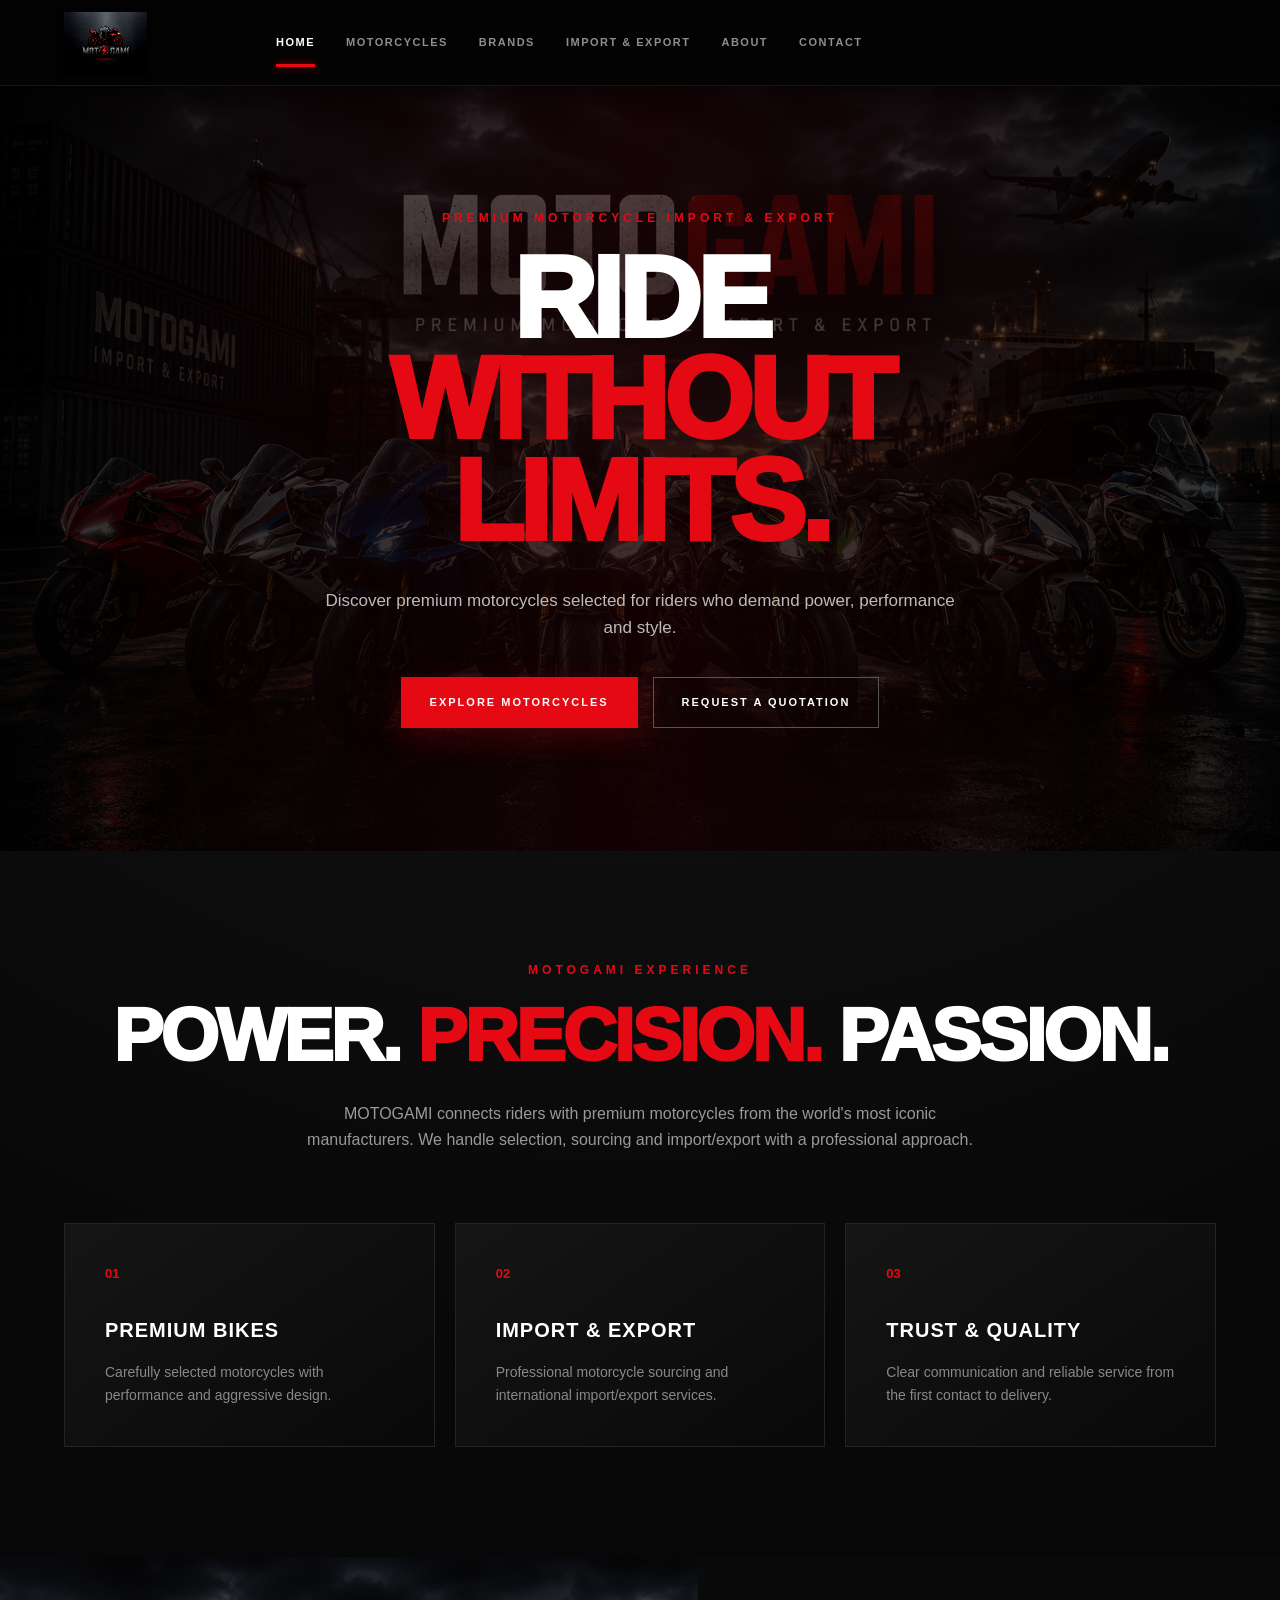
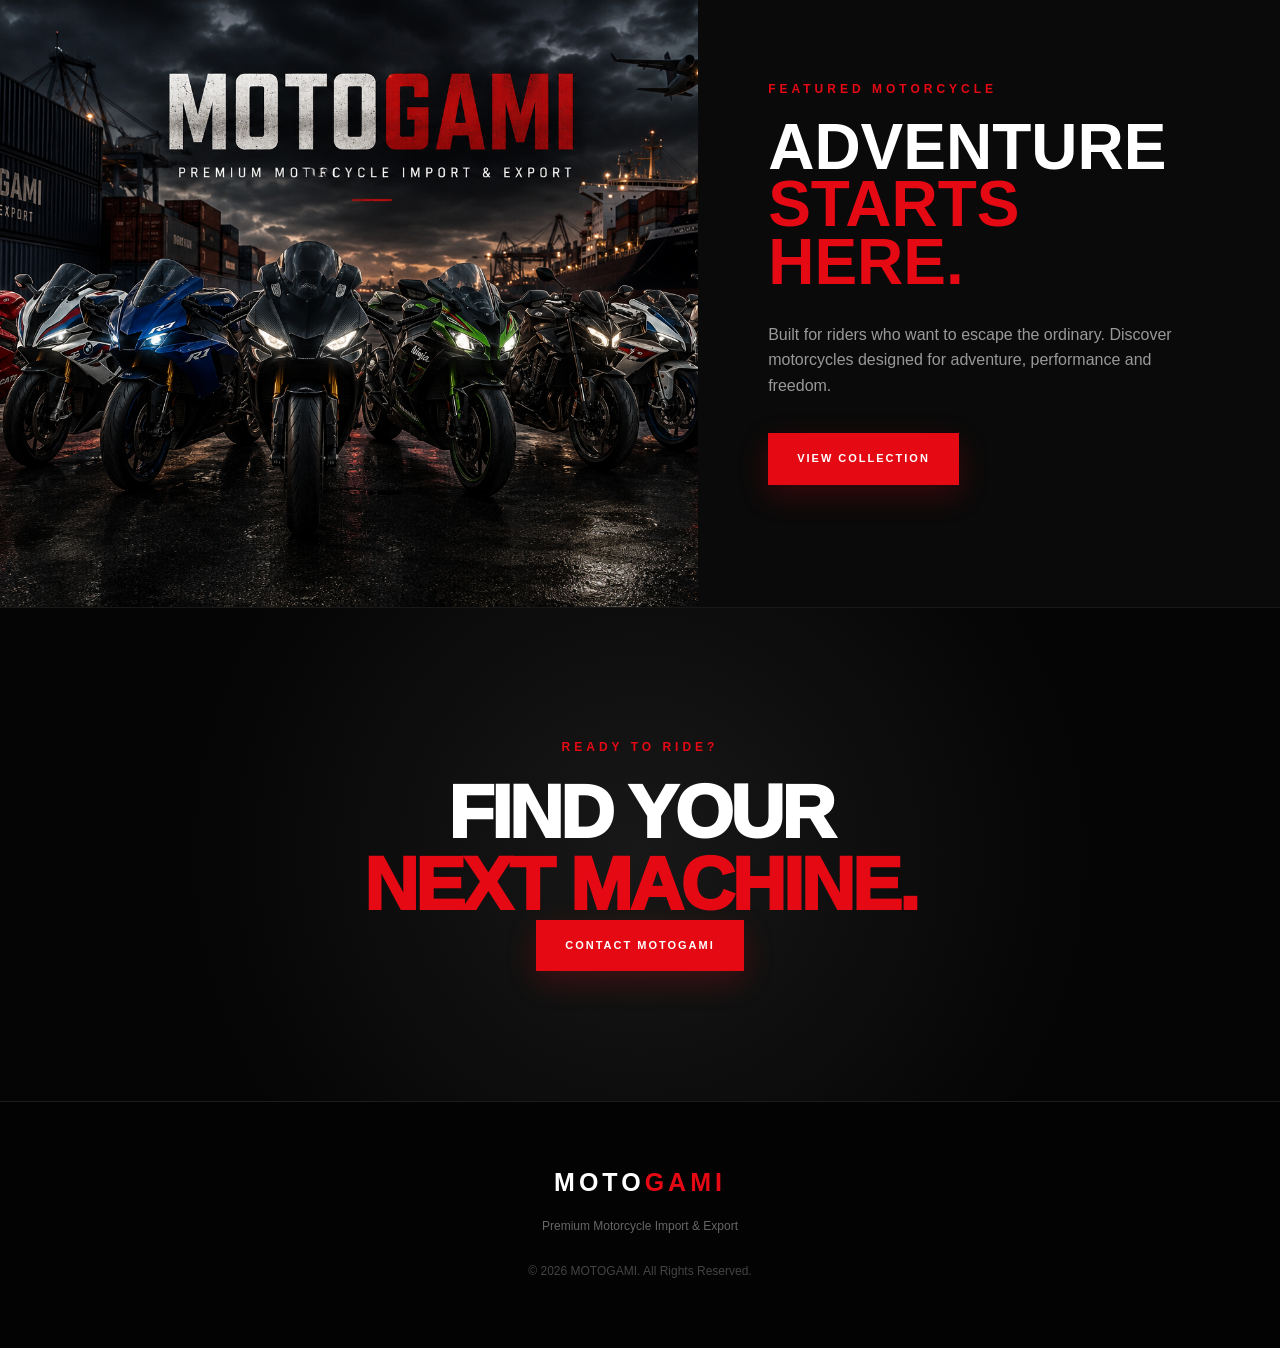
<file: index.html>
<!DOCTYPE html>
<html lang="en">

<head>
    <meta charset="UTF-8">
    <meta name="viewport" content="width=device-width, initial-scale=1.0">

    <title>MOTOGAMI | Premium Motorcycles</title>

    <link rel="stylesheet" href="style.css">
</head>

<body>

    <!-- NAVBAR -->
    <header class="navbar">

        <div class="logo">
            <img src="logo.jpg" alt="MOTOGAMI Logo">
        </div>

        <nav>
            <a href="index.html" class="active">HOME</a>
            <a href="motorcycles.html">MOTORCYCLES</a>
            <a href="brands.html">BRANDS</a>
            <a href="import-export.html">IMPORT & EXPORT</a>
            <a href="about.html">ABOUT</a>
            <a href="contact.html">CONTACT</a>
        </nav>

    </header>


    <!-- HERO -->
    <main>

        <section class="hero">

            <div class="hero-overlay"></div>

            <div class="hero-content">

                <p class="small-title">
                    PREMIUM MOTORCYCLE IMPORT & EXPORT
                </p>

                <h1>
                    RIDE<br>
                    <span>WITHOUT LIMITS.</span>
                </h1>

                <p class="hero-text">
                    Discover premium motorcycles selected for riders
                    who demand power, performance and style.
                </p>

                <div class="hero-buttons">

                    <a href="motorcycles.html" class="btn btn-primary">
                        EXPLORE MOTORCYCLES
                    </a>

                    <a href="contact.html" class="btn btn-outline">
                        REQUEST A QUOTATION
                    </a>

                </div>

            </div>

        </section>


        <!-- INTRO -->
        <section class="section">

            <p class="section-label">MOTOGAMI EXPERIENCE</p>

            <h2>
                POWER. <span>PRECISION.</span> PASSION.
            </h2>

            <p class="section-description">
                MOTOGAMI connects riders with premium motorcycles
                from the world's most iconic manufacturers.
                We handle selection, sourcing and import/export
                with a professional approach.
            </p>


            <div class="feature-grid">

                <div class="feature-card">

                    <div class="feature-number">01</div>

                    <h3>PREMIUM BIKES</h3>

                    <p>
                        Carefully selected motorcycles with
                        performance and aggressive design.
                    </p>

                </div>


                <div class="feature-card">

                    <div class="feature-number">02</div>

                    <h3>IMPORT & EXPORT</h3>

                    <p>
                        Professional motorcycle sourcing and
                        international import/export services.
                    </p>

                </div>


                <div class="feature-card">

                    <div class="feature-number">03</div>

                    <h3>TRUST & QUALITY</h3>

                    <p>
                        Clear communication and reliable service
                        from the first contact to delivery.
                    </p>

                </div>

            </div>

        </section>


        <!-- FEATURED MOTORCYCLE -->

        <section class="featured">

            <div class="featured-image">

                <img src="images/BACKGROUND.jpg" alt="Africa Twin Motorcycle">

            </div>

            <div class="featured-content">

                <p class="section-label">
                    FEATURED MOTORCYCLE
                </p>

                <h2>
                    ADVENTURE<br>
                    <span>STARTS HERE.</span>
                </h2>

                <p>
                    Built for riders who want to escape the ordinary.
                    Discover motorcycles designed for adventure,
                    performance and freedom.
                </p>

                <a href="motorcycles.html" class="btn btn-primary">
                    VIEW COLLECTION
                </a>

            </div>

        </section>


        <!-- CTA -->

        <section class="cta">

            <p class="section-label">
                READY TO RIDE?
            </p>

            <h2>
                FIND YOUR<br>
                <span>NEXT MACHINE.</span>
            </h2>

            <a href="contact.html" class="btn btn-primary">
                CONTACT MOTOGAMI
            </a>

        </section>

    </main>


    <!-- FOOTER -->

    <footer>

        <div class="footer-logo">
            MOTO<span>GAMI</span>
        </div>

        <p>
            Premium Motorcycle Import & Export
        </p>

        <p class="copyright">
            © 2026 MOTOGAMI. All Rights Reserved.
        </p>

    </footer>


    <script src="script.js"></script>

</body>

</html>
</file>
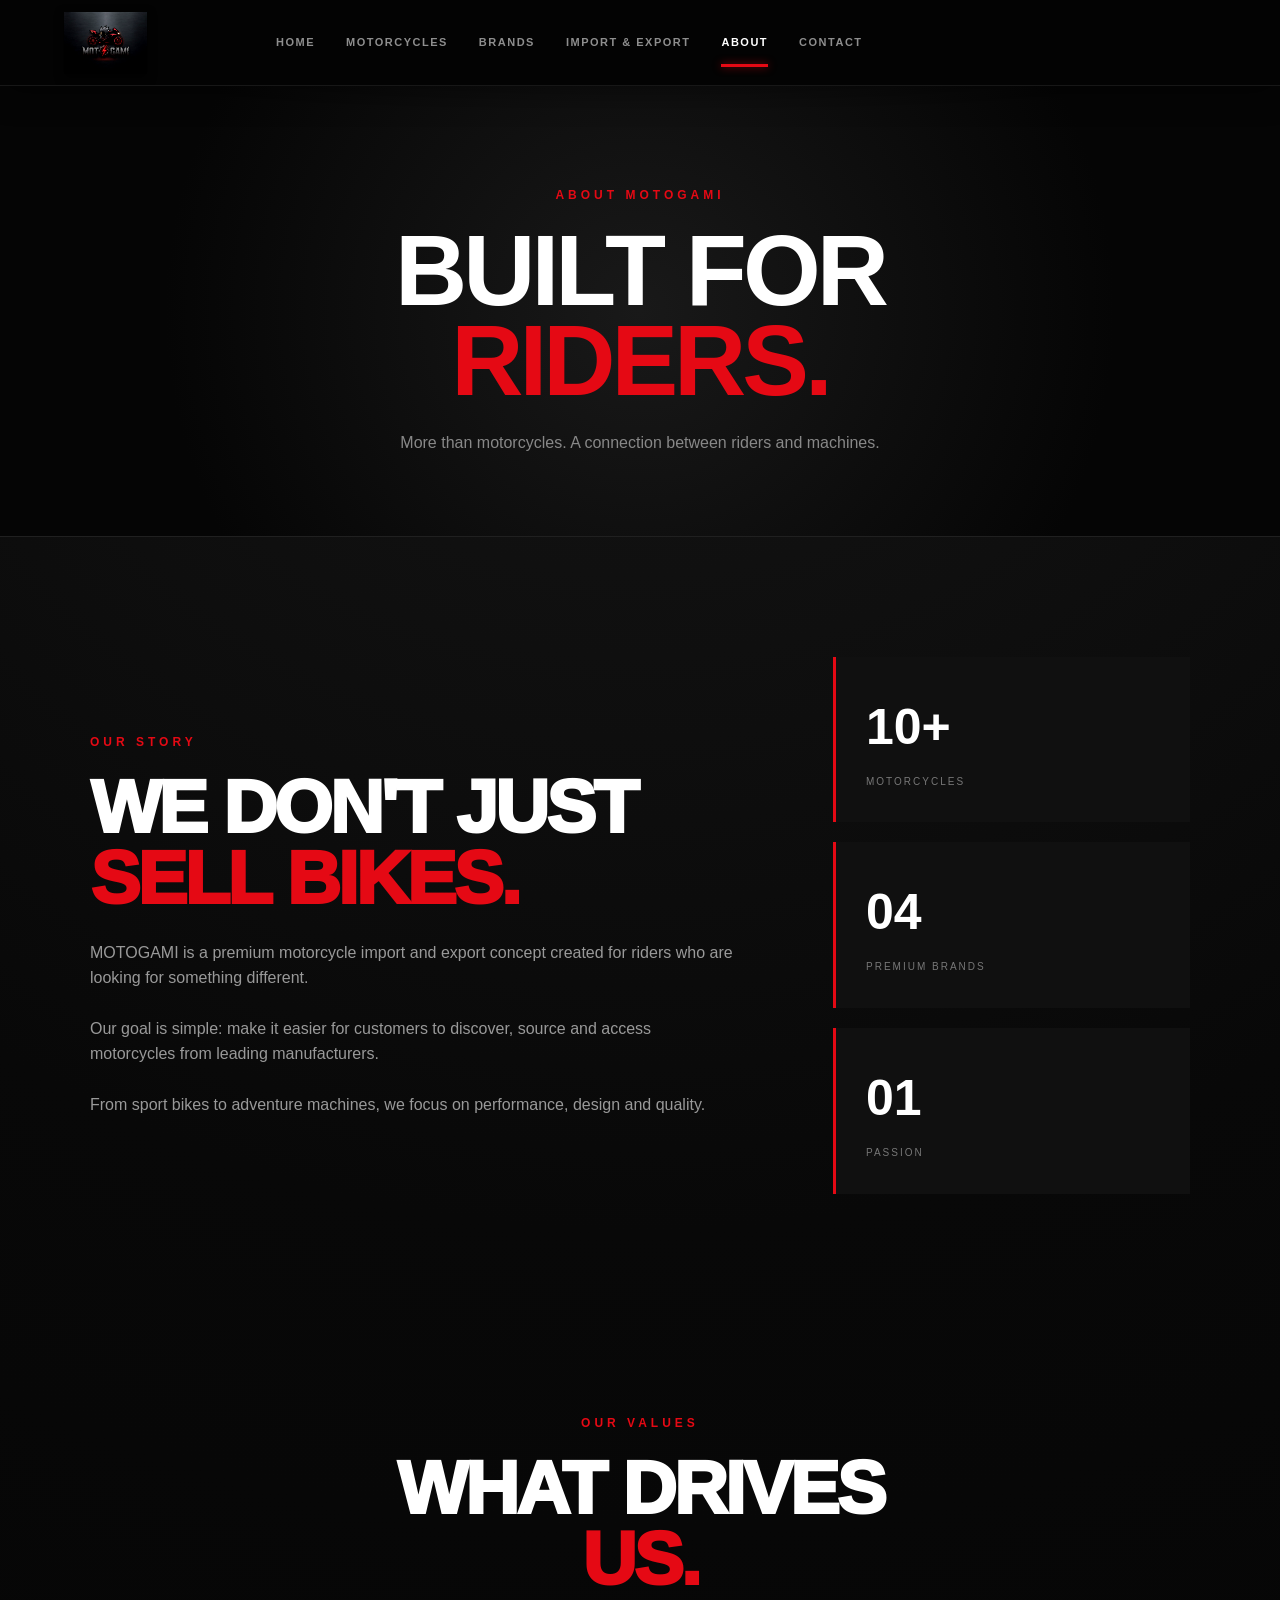
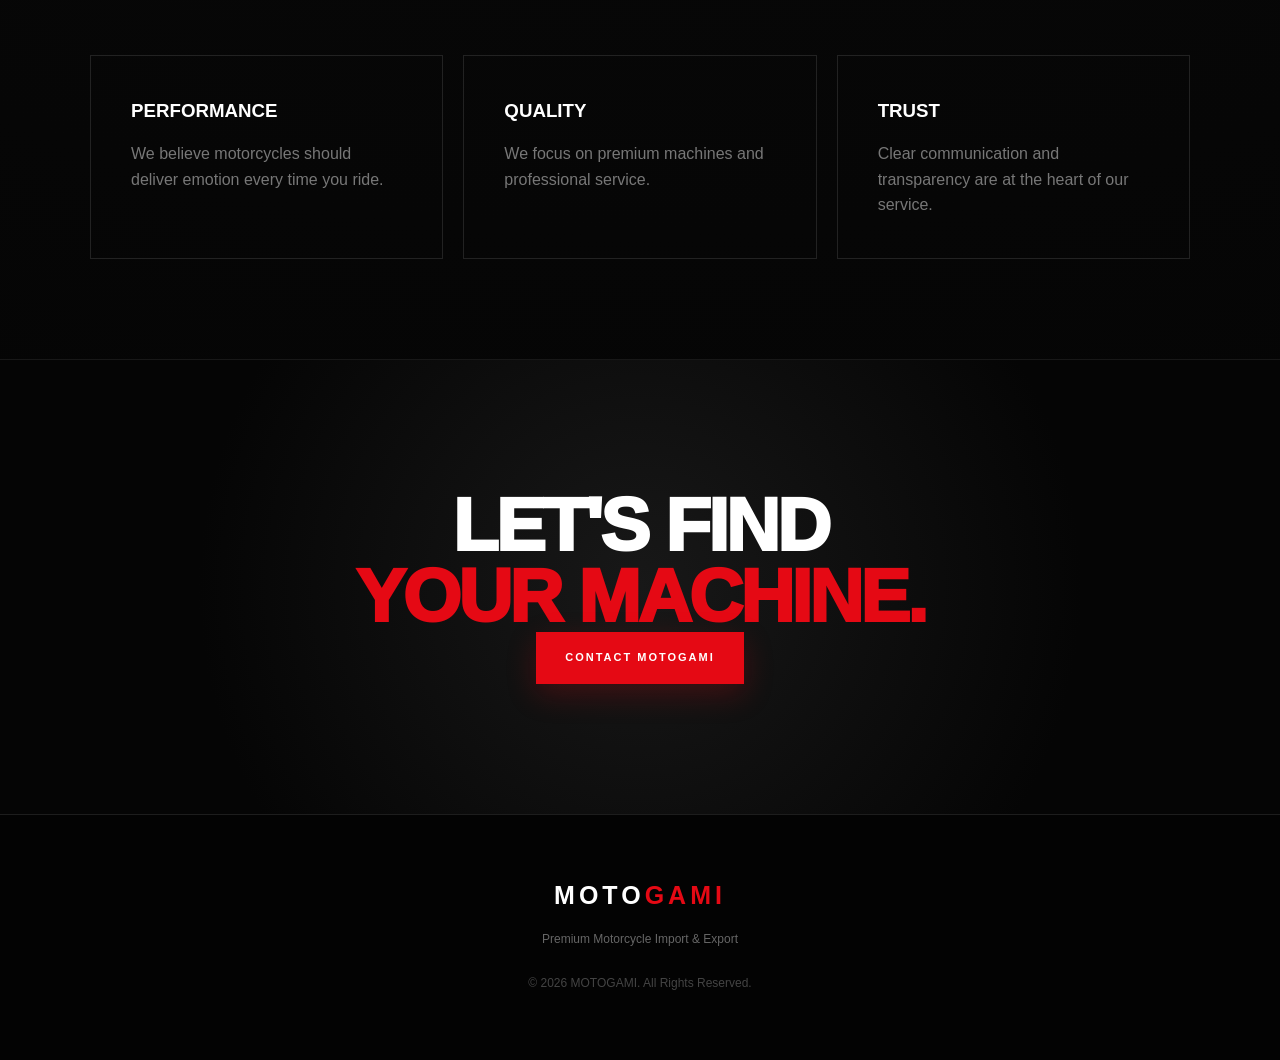
<file: about.html>
<!DOCTYPE html>
<html lang="en">

<head>

    <meta charset="UTF-8">

    <meta name="viewport" content="width=device-width, initial-scale=1.0">

    <title>MOTOGAMI | About Us</title>

    <link rel="stylesheet" href="style.css">

</head>

<body>


    <header class="navbar">

        <div class="logo">
            <img src="logo.jpg" alt="MOTOGAMI Logo">
        </div>

        <nav>

            <a href="index.html">
                HOME
            </a>

            <a href="motorcycles.html">
                MOTORCYCLES
            </a>

            <a href="brands.html">
                BRANDS
            </a>

            <a href="import-export.html">
                IMPORT & EXPORT
            </a>

            <a href="about.html" class="active">
                ABOUT
            </a>

            <a href="contact.html">
                CONTACT
            </a>

        </nav>

    </header>


    <main>


        <section class="page-hero">

            <p class="section-label">
                ABOUT MOTOGAMI
            </p>

            <h1>
                BUILT FOR<br>
                <span>RIDERS.</span>
            </h1>

            <p>
                More than motorcycles. A connection between
                riders and machines.
            </p>

        </section>


        <section class="about-section">


            <div class="about-content">

                <p class="section-label">
                    OUR STORY
                </p>

                <h2>
                    WE DON'T JUST<br>
                    <span>SELL BIKES.</span>
                </h2>

                <p>
                    MOTOGAMI is a premium motorcycle import and export
                    concept created for riders who are looking for
                    something different.
                </p>

                <p>
                    Our goal is simple: make it easier for customers
                    to discover, source and access motorcycles from
                    leading manufacturers.
                </p>

                <p>
                    From sport bikes to adventure machines,
                    we focus on performance, design and quality.
                </p>

            </div>


            <div class="about-stats">

                <div class="stat">

                    <strong>
                        10+
                    </strong>

                    <span>
                        MOTORCYCLES
                    </span>

                </div>


                <div class="stat">

                    <strong>
                        04
                    </strong>

                    <span>
                        PREMIUM BRANDS
                    </span>

                </div>


                <div class="stat">

                    <strong>
                        01
                    </strong>

                    <span>
                        PASSION
                    </span>

                </div>

            </div>


        </section>


        <section class="values">

            <p class="section-label">
                OUR VALUES
            </p>

            <h2>
                WHAT DRIVES<br>
                <span>US.</span>
            </h2>


            <div class="values-grid">

                <div class="value-card">

                    <h3>
                        PERFORMANCE
                    </h3>

                    <p>
                        We believe motorcycles should deliver
                        emotion every time you ride.
                    </p>

                </div>


                <div class="value-card">

                    <h3>
                        QUALITY
                    </h3>

                    <p>
                        We focus on premium machines and
                        professional service.
                    </p>

                </div>


                <div class="value-card">

                    <h3>
                        TRUST
                    </h3>

                    <p>
                        Clear communication and transparency
                        are at the heart of our service.
                    </p>

                </div>

            </div>

        </section>


        <section class="cta">

            <h2>
                LET'S FIND<br>
                <span>YOUR MACHINE.</span>
            </h2>

            <a href="contact.html" class="btn btn-primary">
                CONTACT MOTOGAMI
            </a>

        </section>


    </main>


    <footer>

        <div class="footer-logo">
            MOTO<span>GAMI</span>
        </div>

        <p>
            Premium Motorcycle Import & Export
        </p>

        <p class="copyright">
            © 2026 MOTOGAMI. All Rights Reserved.
        </p>

    </footer>


    <script src="script.js"></script>

</body>

</html>
</file>
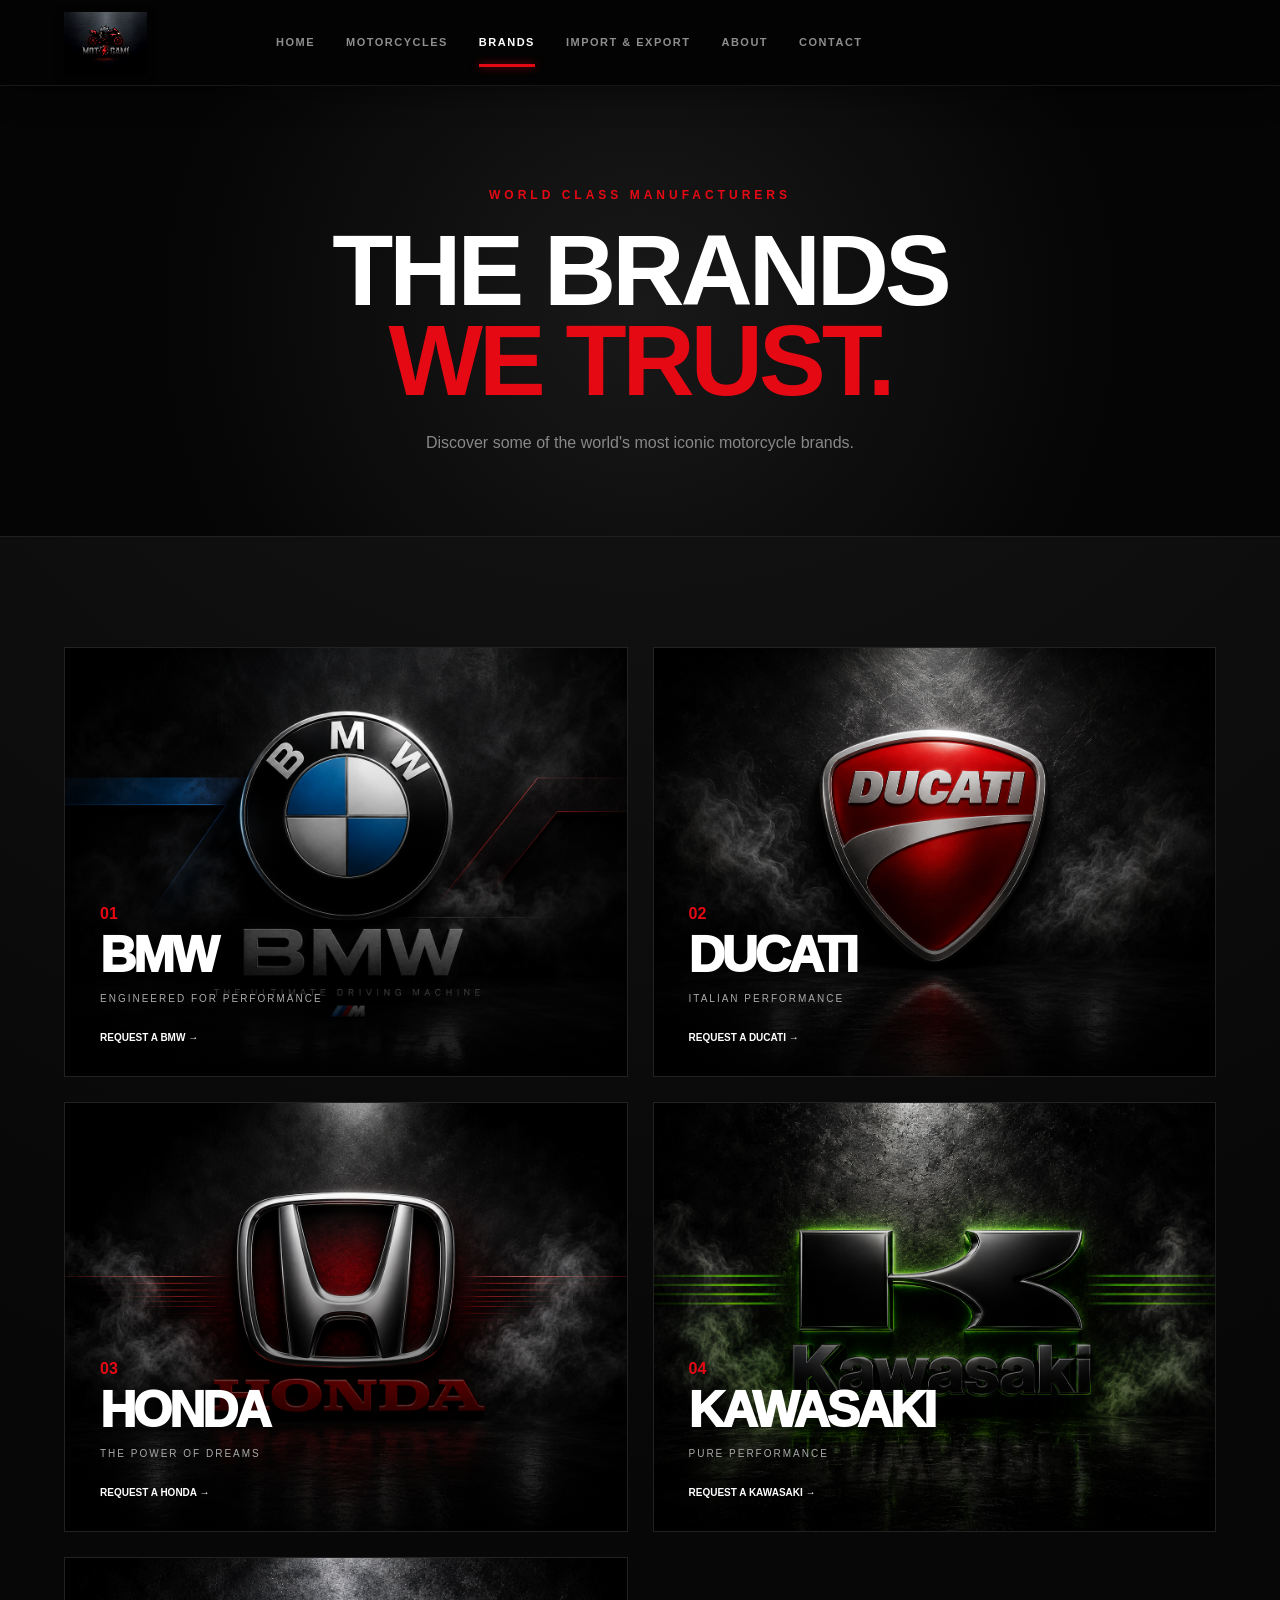
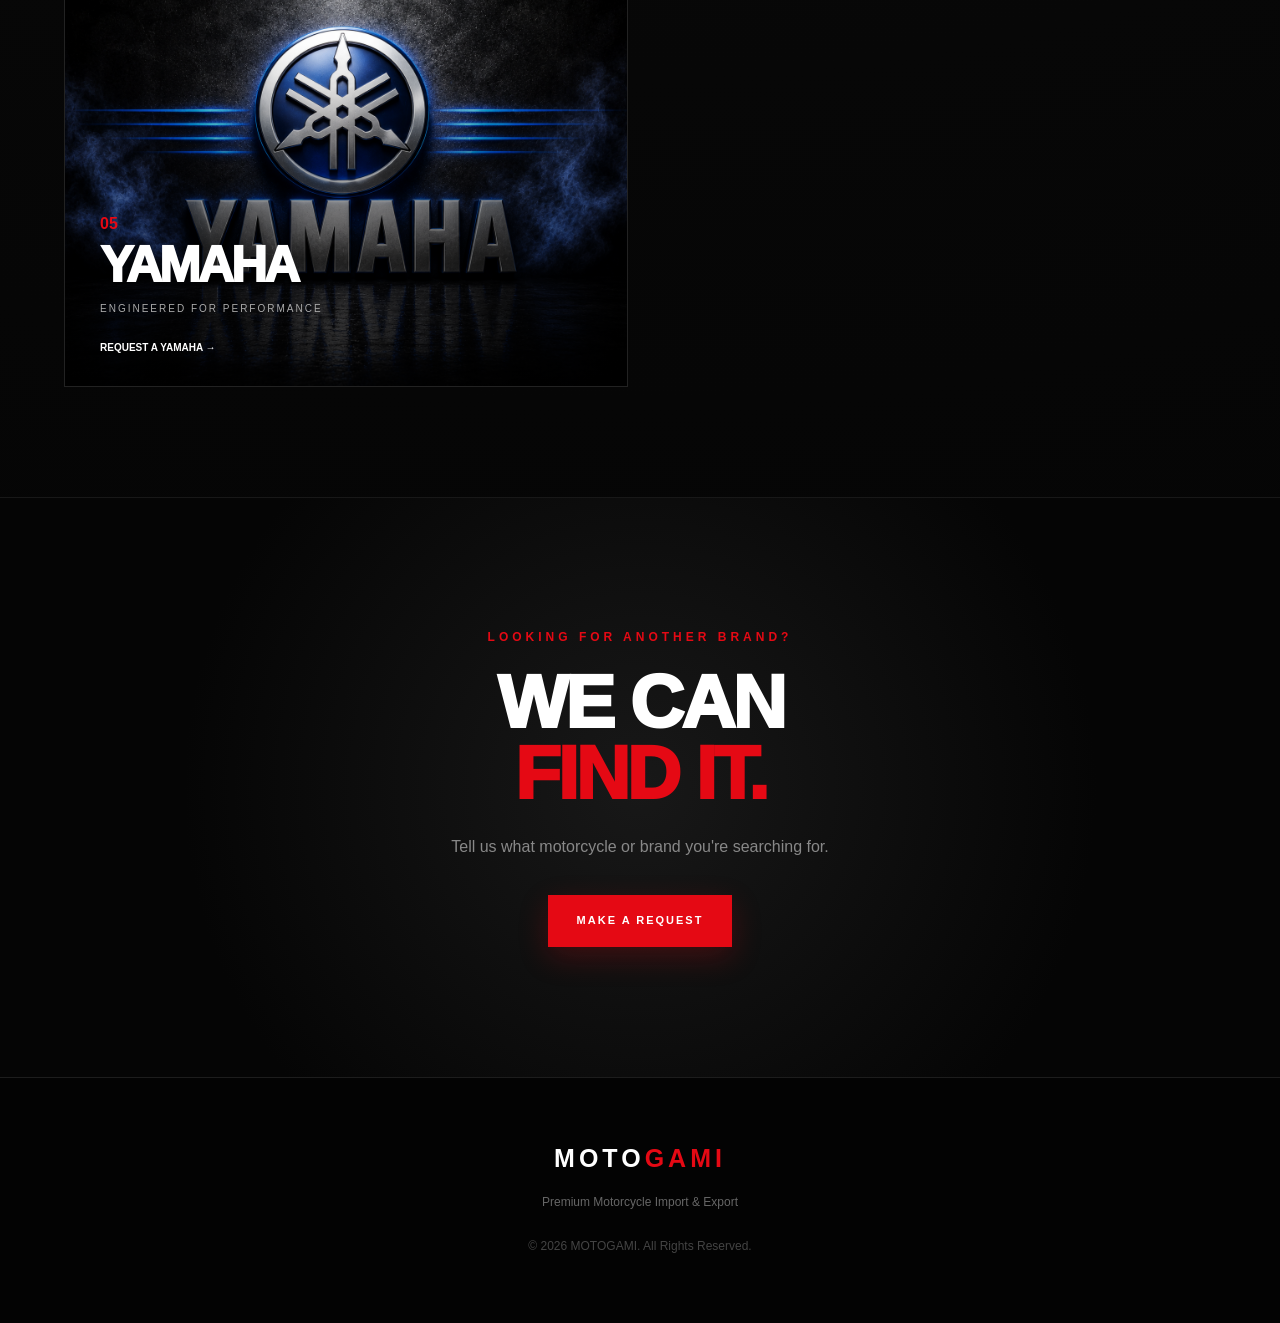
<file: brands.html>
<!DOCTYPE html>
<html lang="en">

<head>

    <meta charset="UTF-8">

    <meta name="viewport" content="width=device-width, initial-scale=1.0">

    <title>MOTOGAMI | Brands</title>

    <link rel="stylesheet" href="style.css">

</head>

<body>


    <header class="navbar">

        <div class="logo">
            <img src="logo.jpg" alt="MOTOGAMI Logo">
        </div>

        <nav>

            <a href="index.html">HOME</a>

            <a href="motorcycles.html">
                MOTORCYCLES
            </a>

            <a href="brands.html" class="active">
                BRANDS
            </a>

            <a href="import-export.html">
                IMPORT & EXPORT
            </a>

            <a href="about.html">
                ABOUT
            </a>

            <a href="contact.html">
                CONTACT
            </a>

        </nav>

    </header>


    <main>


        <section class="page-hero">

            <p class="section-label">
                WORLD CLASS MANUFACTURERS
            </p>

            <h1>
                THE BRANDS<br>
                <span>WE TRUST.</span>
            </h1>

            <p>
                Discover some of the world's most iconic motorcycle brands.
            </p>

        </section>


        <section class="section">

            <div class="brand-grid">


                <!-- BMW -->

                <article class="brand-card">

                    <img src="images/brand-bmw.jpg" alt="BMW Motorcycles">

                    <div class="brand-overlay">

                        <p>01</p>

                        <h2>BMW</h2>

                        <span>
                            ENGINEERED FOR PERFORMANCE
                        </span>

                        <a href="contact.html">
                            REQUEST A BMW →
                        </a>

                    </div>

                </article>


                <!-- DUCATI -->

                <article class="brand-card">

                    <img src="images/brand-ducati.jpg" alt="Ducati Motorcycles">

                    <div class="brand-overlay">

                        <p>02</p>

                        <h2>DUCATI</h2>

                        <span>
                            ITALIAN PERFORMANCE
                        </span>

                        <a href="contact.html">
                            REQUEST A DUCATI →
                        </a>

                    </div>

                </article>


                <!-- HONDA -->

                <article class="brand-card">

                    <img src="images/brand-honda.jpg" alt="Honda Motorcycles">

                    <div class="brand-overlay">

                        <p>03</p>

                        <h2>HONDA</h2>

                        <span>
                            THE POWER OF DREAMS
                        </span>

                        <a href="contact.html">
                            REQUEST A HONDA →
                        </a>

                    </div>

                </article>


                <!-- KAWASAKI -->

                <article class="brand-card">

                    <img src="images/brand-kawasaki.jpg" alt="Kawasaki Motorcycles">

                    <div class="brand-overlay">

                        <p>04</p>

                        <h2>KAWASAKI</h2>

                        <span>
                            PURE PERFORMANCE
                        </span>

                        <a href="contact.html">
                            REQUEST A KAWASAKI →
                        </a>

                    </div>

                </article>


            </div>
            <article class="brand-card wide-card">

                <img src="images/brand-yamaha.jpg" alt="YAMAHA Motorcycles">

                <div class="brand-overlay">

                    <p>05</p>

                    <h2>YAMAHA</h2>

                    <span>
                        ENGINEERED FOR PERFORMANCE
                    </span>

                    <a href="contact.html">
                        REQUEST A YAMAHA →
                    </a>

                </div>

            </article>

        </section>


        <section class="cta">

            <p class="section-label">
                LOOKING FOR ANOTHER BRAND?
            </p>

            <h2>
                WE CAN<br>
                <span>FIND IT.</span>
            </h2>

            <p>
                Tell us what motorcycle or brand you're searching for.
            </p>

            <a href="contact.html" class="btn btn-primary">
                MAKE A REQUEST
            </a>

        </section>


    </main>


    <footer>

        <div class="footer-logo">
            MOTO<span>GAMI</span>
        </div>

        <p>
            Premium Motorcycle Import & Export
        </p>

        <p class="copyright">
            © 2026 MOTOGAMI. All Rights Reserved.
        </p>

    </footer>


    <script src="script.js"></script>

</body>

</html>
</file>
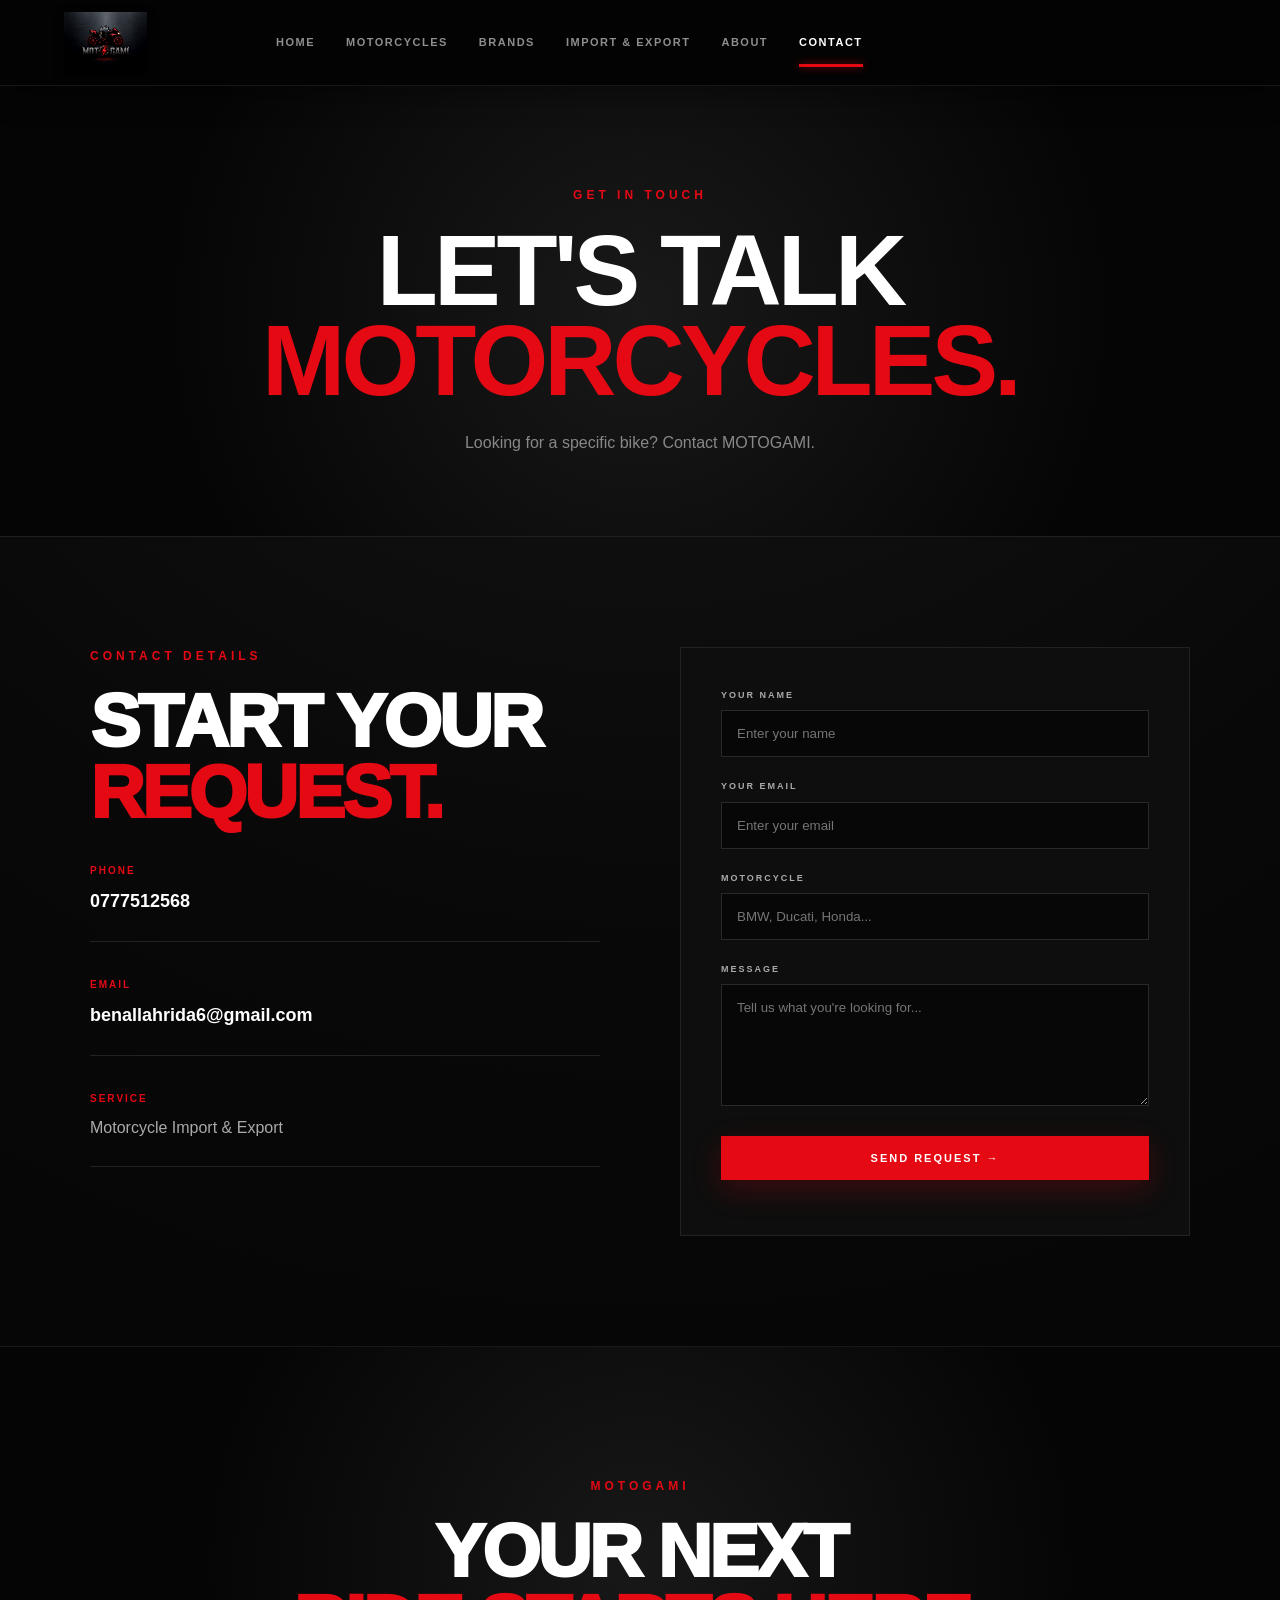
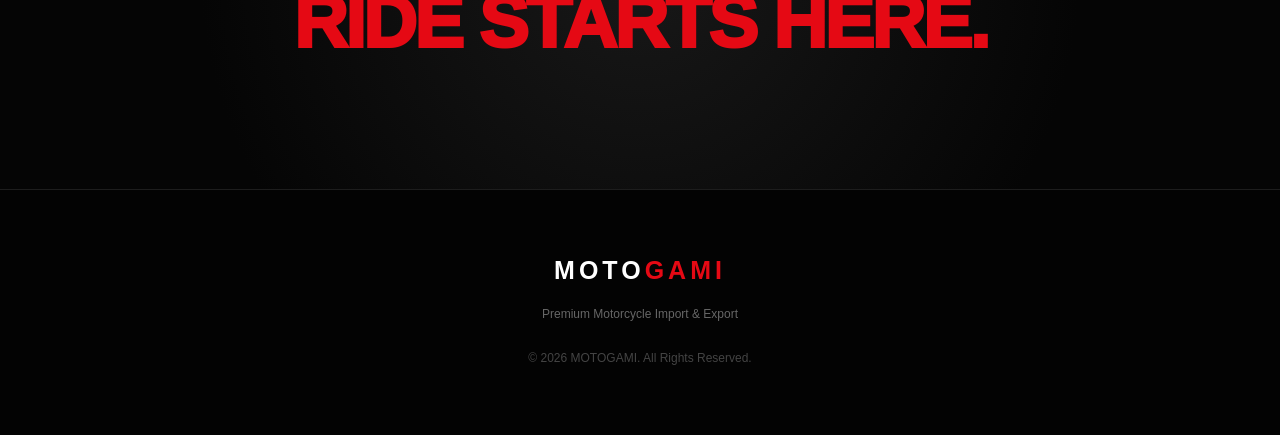
<file: contact.html>
<!DOCTYPE html>
<html lang="en">

<head>

    <meta charset="UTF-8">

    <meta name="viewport" content="width=device-width, initial-scale=1.0">

    <title>MOTOGAMI | Contact</title>

    <link rel="stylesheet" href="style.css">

</head>

<body>


    <header class="navbar">

        <div class="logo">
            <img src="logo.jpg" alt="MOTOGAMI Logo">
        </div>

        <nav>

            <a href="index.html">
                HOME
            </a>

            <a href="motorcycles.html">
                MOTORCYCLES
            </a>

            <a href="brands.html">
                BRANDS
            </a>

            <a href="import-export.html">
                IMPORT & EXPORT
            </a>

            <a href="about.html">
                ABOUT
            </a>

            <a href="contact.html" class="active">
                CONTACT
            </a>

        </nav>

    </header>


    <main>


        <section class="page-hero">

            <p class="section-label">
                GET IN TOUCH
            </p>

            <h1>
                LET'S TALK<br>
                <span>MOTORCYCLES.</span>
            </h1>

            <p>
                Looking for a specific bike?
                Contact MOTOGAMI.
            </p>

        </section>


        <section class="contact-section">


            <!-- CONTACT INFO -->

            <div class="contact-info">

                <p class="section-label">
                    CONTACT DETAILS
                </p>

                <h2>
                    START YOUR<br>
                    <span>REQUEST.</span>
                </h2>


                <div class="contact-item">

                    <span>
                        PHONE
                    </span>

                    <a href="tel:0777512568">
                        0777512568
                    </a>

                </div>


                <div class="contact-item">

                    <span>
                        EMAIL
                    </span>

                    <a href="mailto:benallahrida6@gmail.com">
                        benallahrida6@gmail.com
                    </a>

                </div>


                <div class="contact-item">

                    <span>
                        SERVICE
                    </span>

                    <p>
                        Motorcycle Import & Export
                    </p>

                </div>

            </div>


            <!-- FORM -->

            <div class="contact-form">

                <form id="contactForm">


                    <div class="form-group">

                        <label>
                            YOUR NAME
                        </label>

                        <input type="text" id="name" placeholder="Enter your name" required>

                    </div>


                    <div class="form-group">

                        <label>
                            YOUR EMAIL
                        </label>

                        <input type="email" id="email" placeholder="Enter your email" required>

                    </div>


                    <div class="form-group">

                        <label>
                            MOTORCYCLE
                        </label>

                        <input type="text" id="bike" placeholder="BMW, Ducati, Honda..." required>

                    </div>


                    <div class="form-group">

                        <label>
                            MESSAGE
                        </label>

                        <textarea id="message" rows="6" placeholder="Tell us what you're looking for..."
                            required></textarea>

                    </div>


                    <button type="submit" class="btn btn-primary form-button">

                        SEND REQUEST →

                    </button>


                    <p id="formMessage"></p>


                </form>

            </div>


        </section>


        <section class="cta">

            <p class="section-label">
                MOTOGAMI
            </p>

            <h2>
                YOUR NEXT<br>
                <span>RIDE STARTS HERE.</span>
            </h2>

        </section>


    </main>


    <footer>

        <div class="footer-logo">
            MOTO<span>GAMI</span>
        </div>

        <p>
            Premium Motorcycle Import & Export
        </p>

        <p class="copyright">
            © 2026 MOTOGAMI. All Rights Reserved.
        </p>

    </footer>


    <script src="script.js"></script>

</body>

</html>
</file>
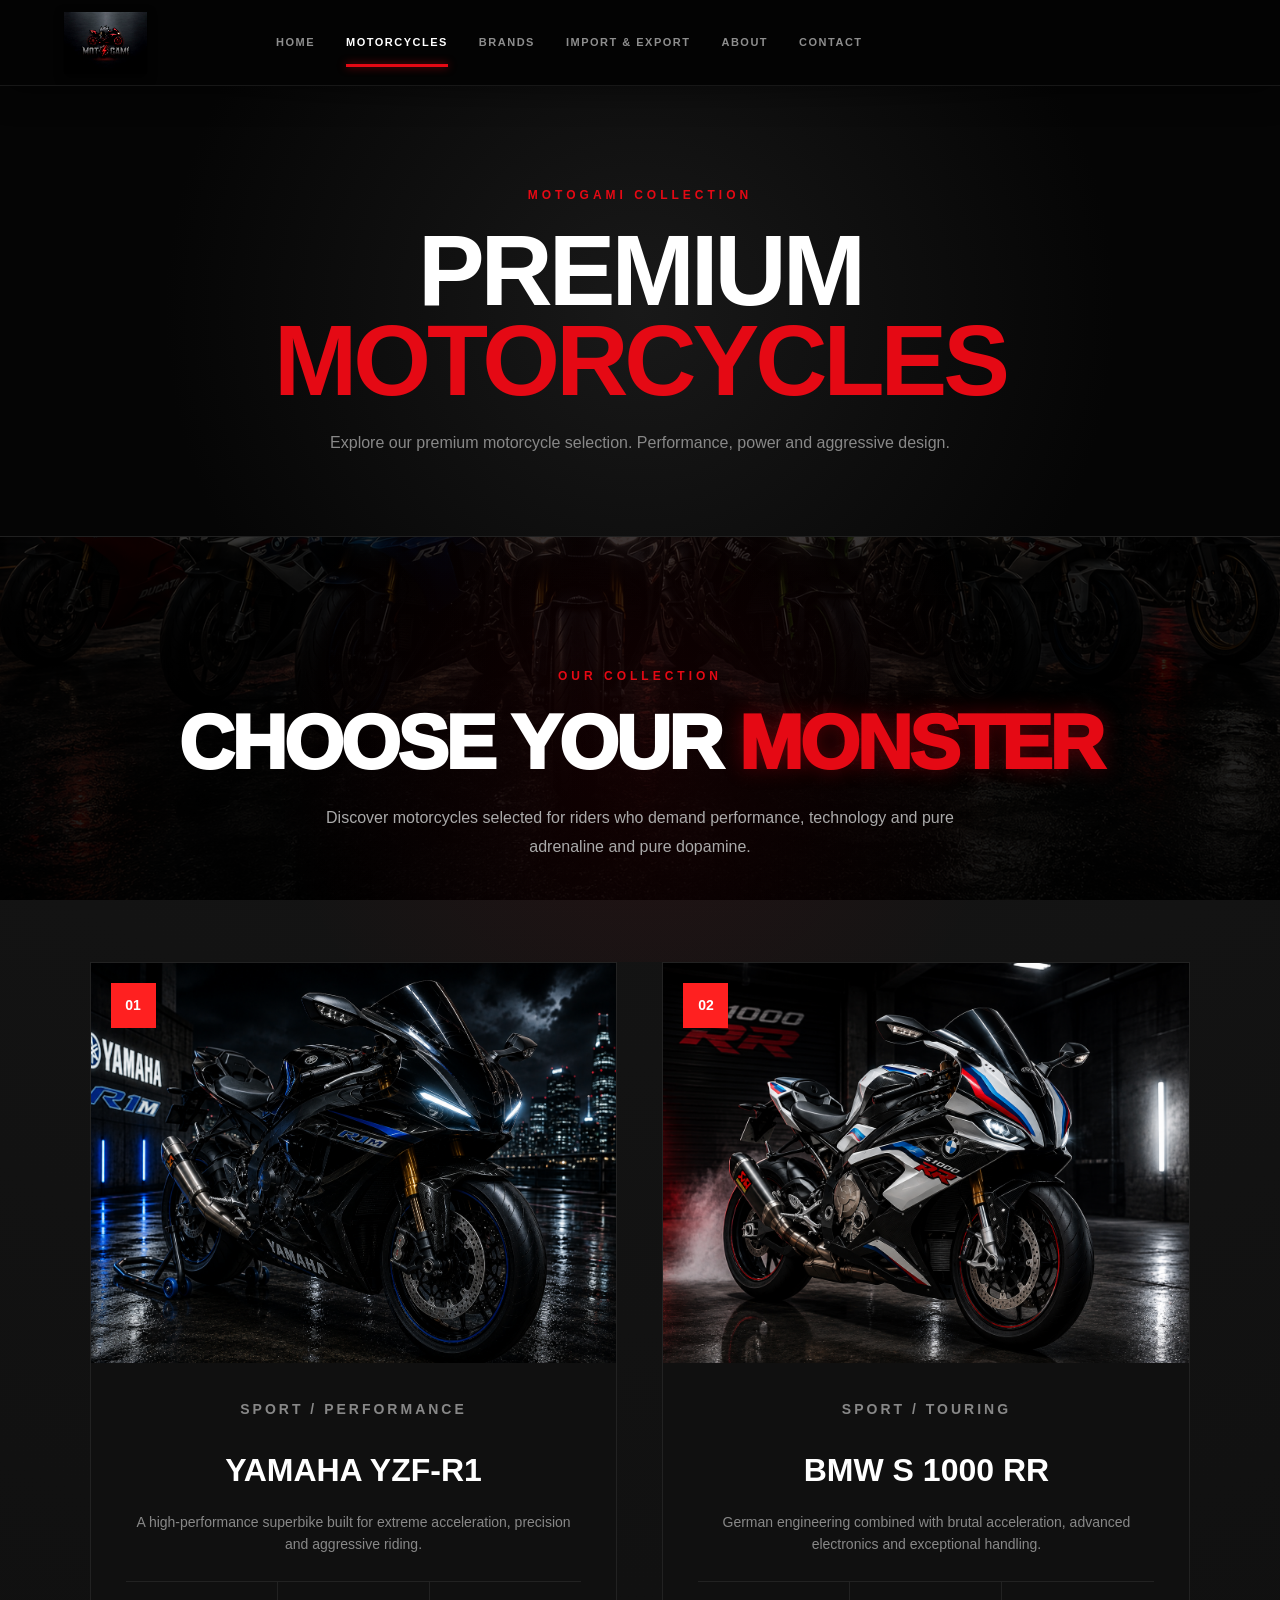
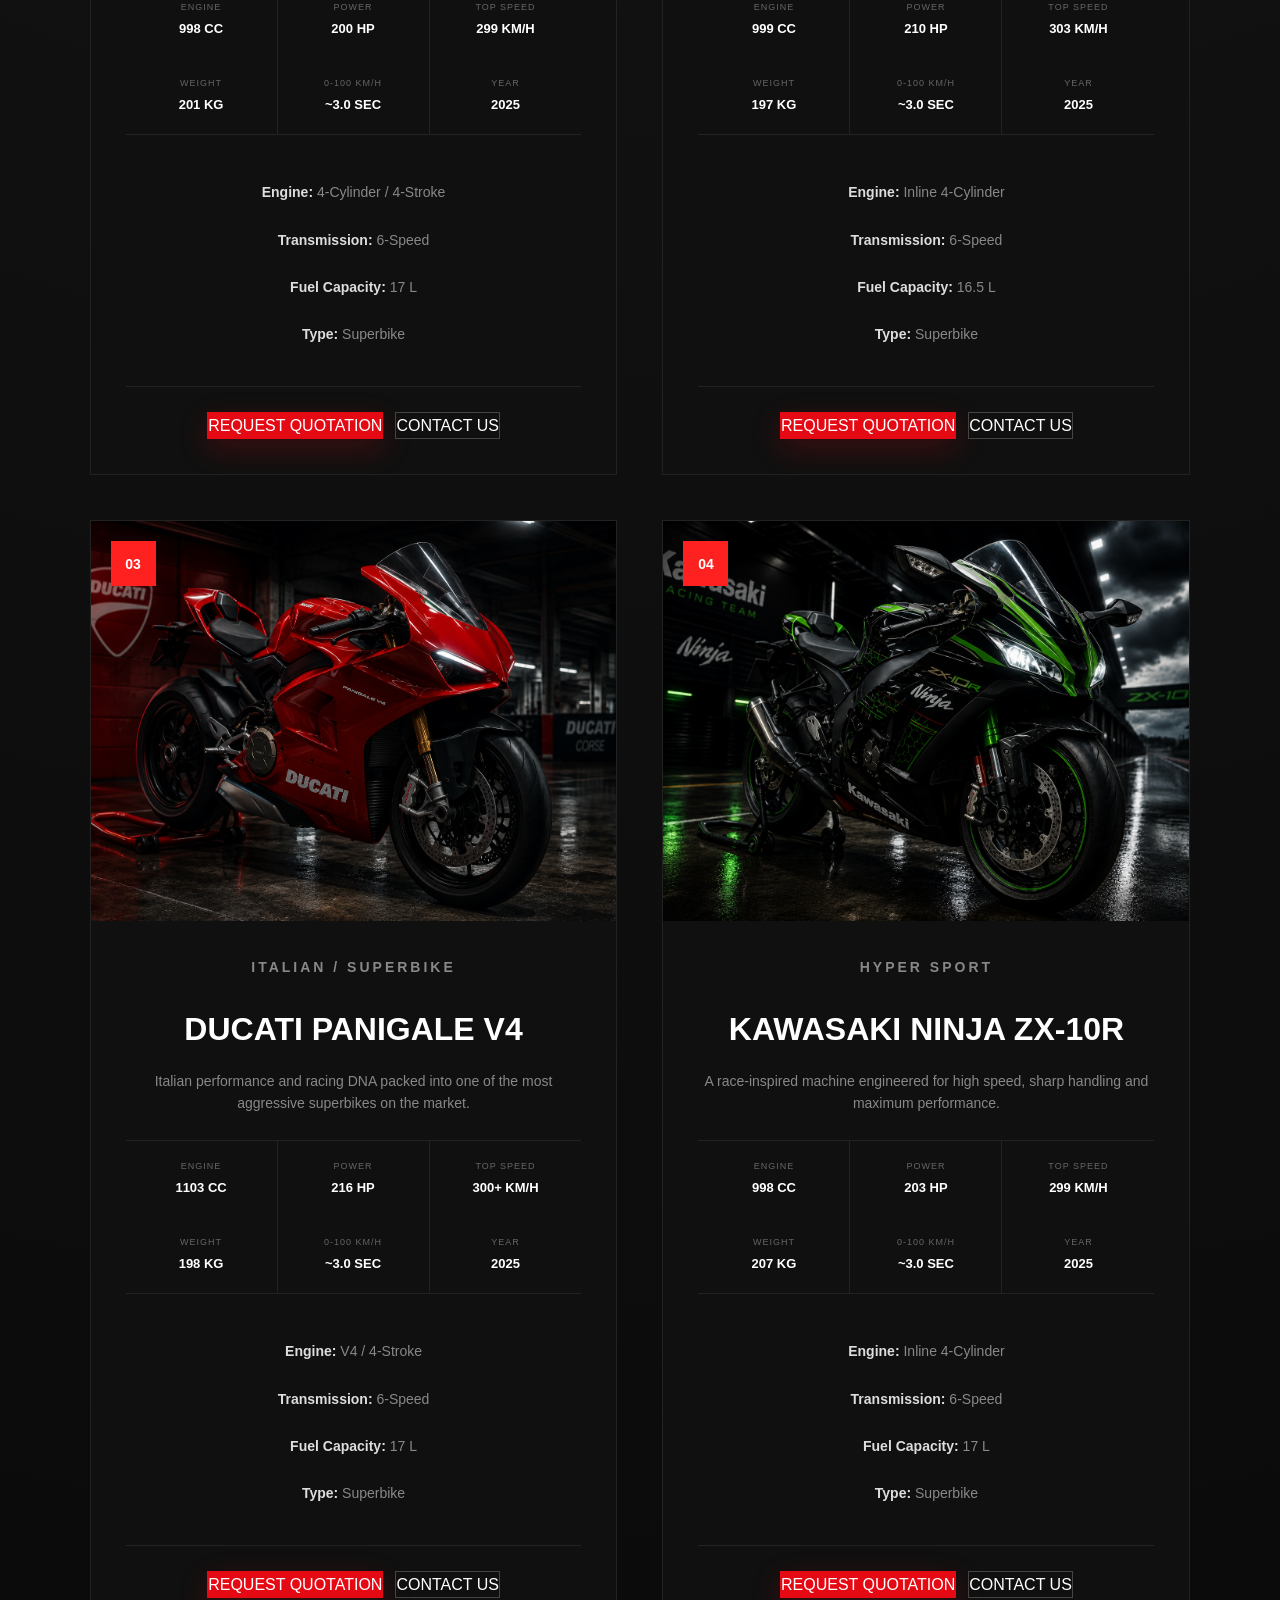
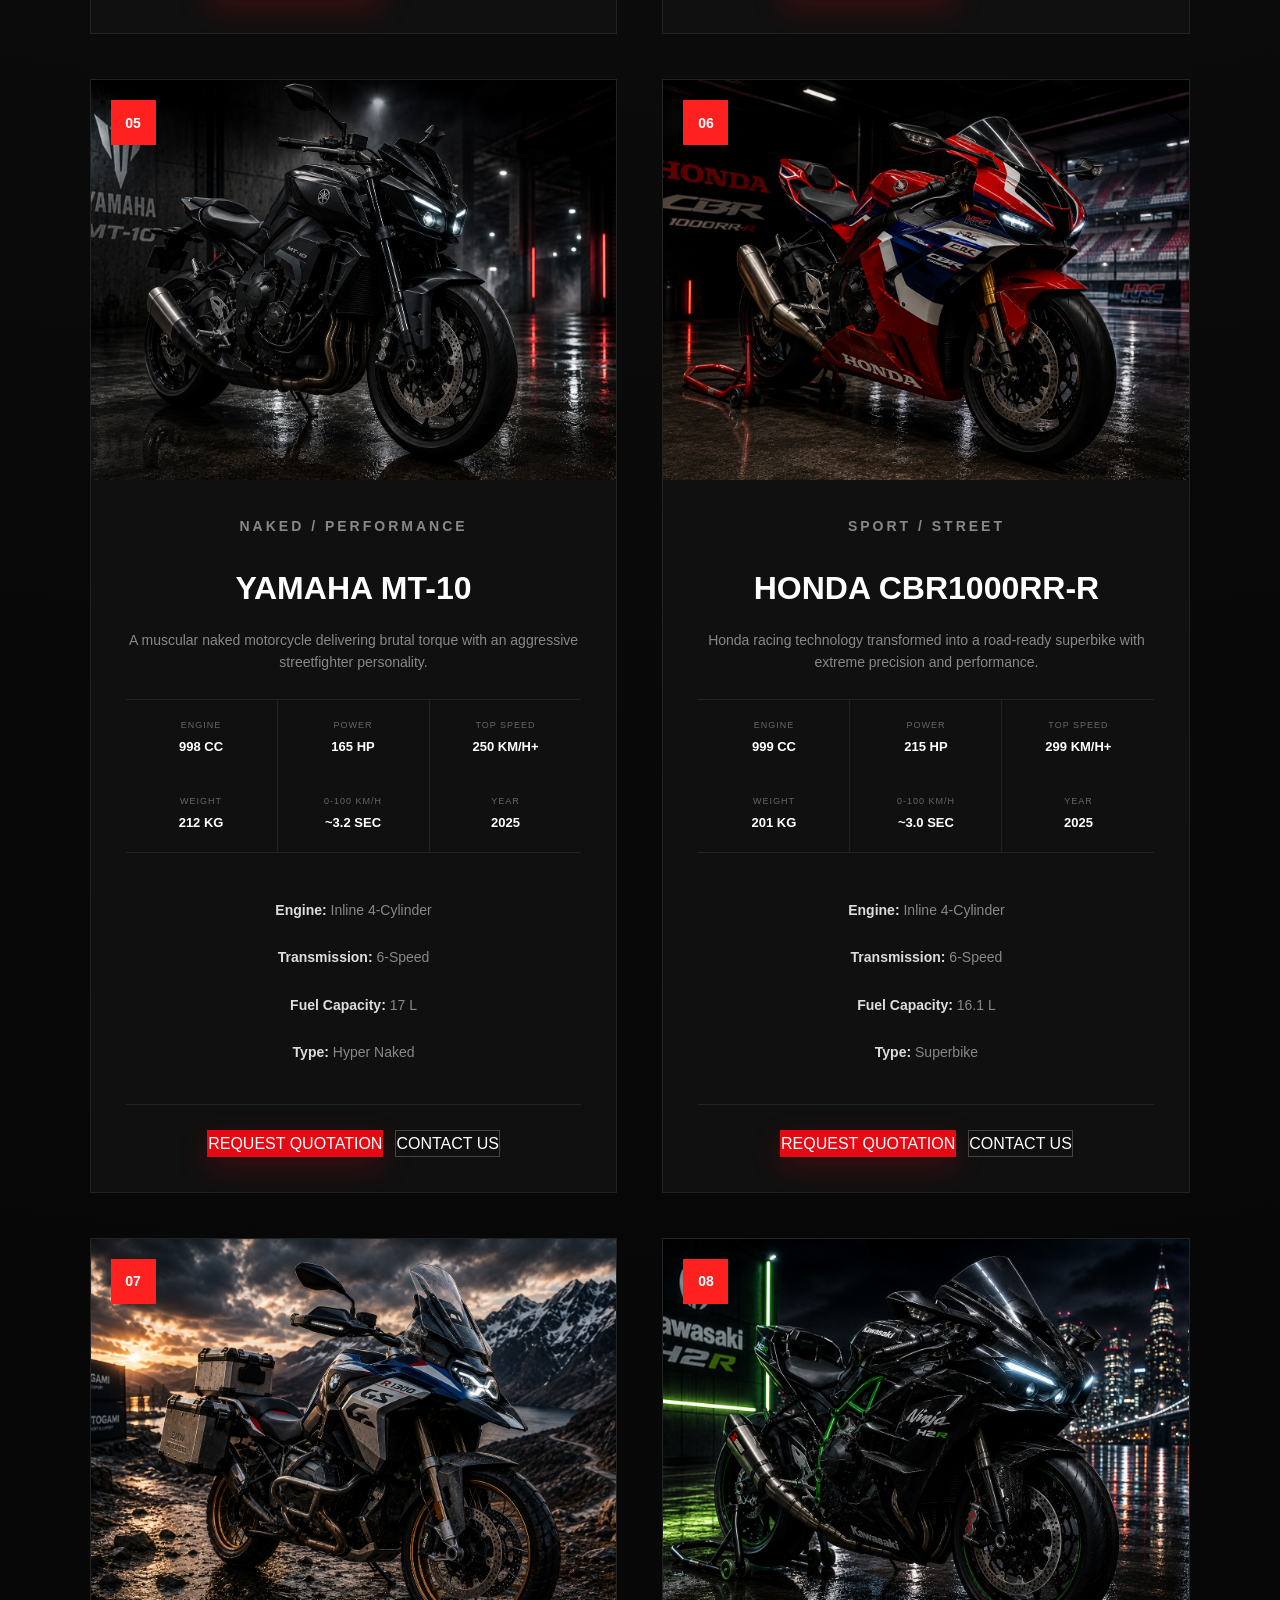
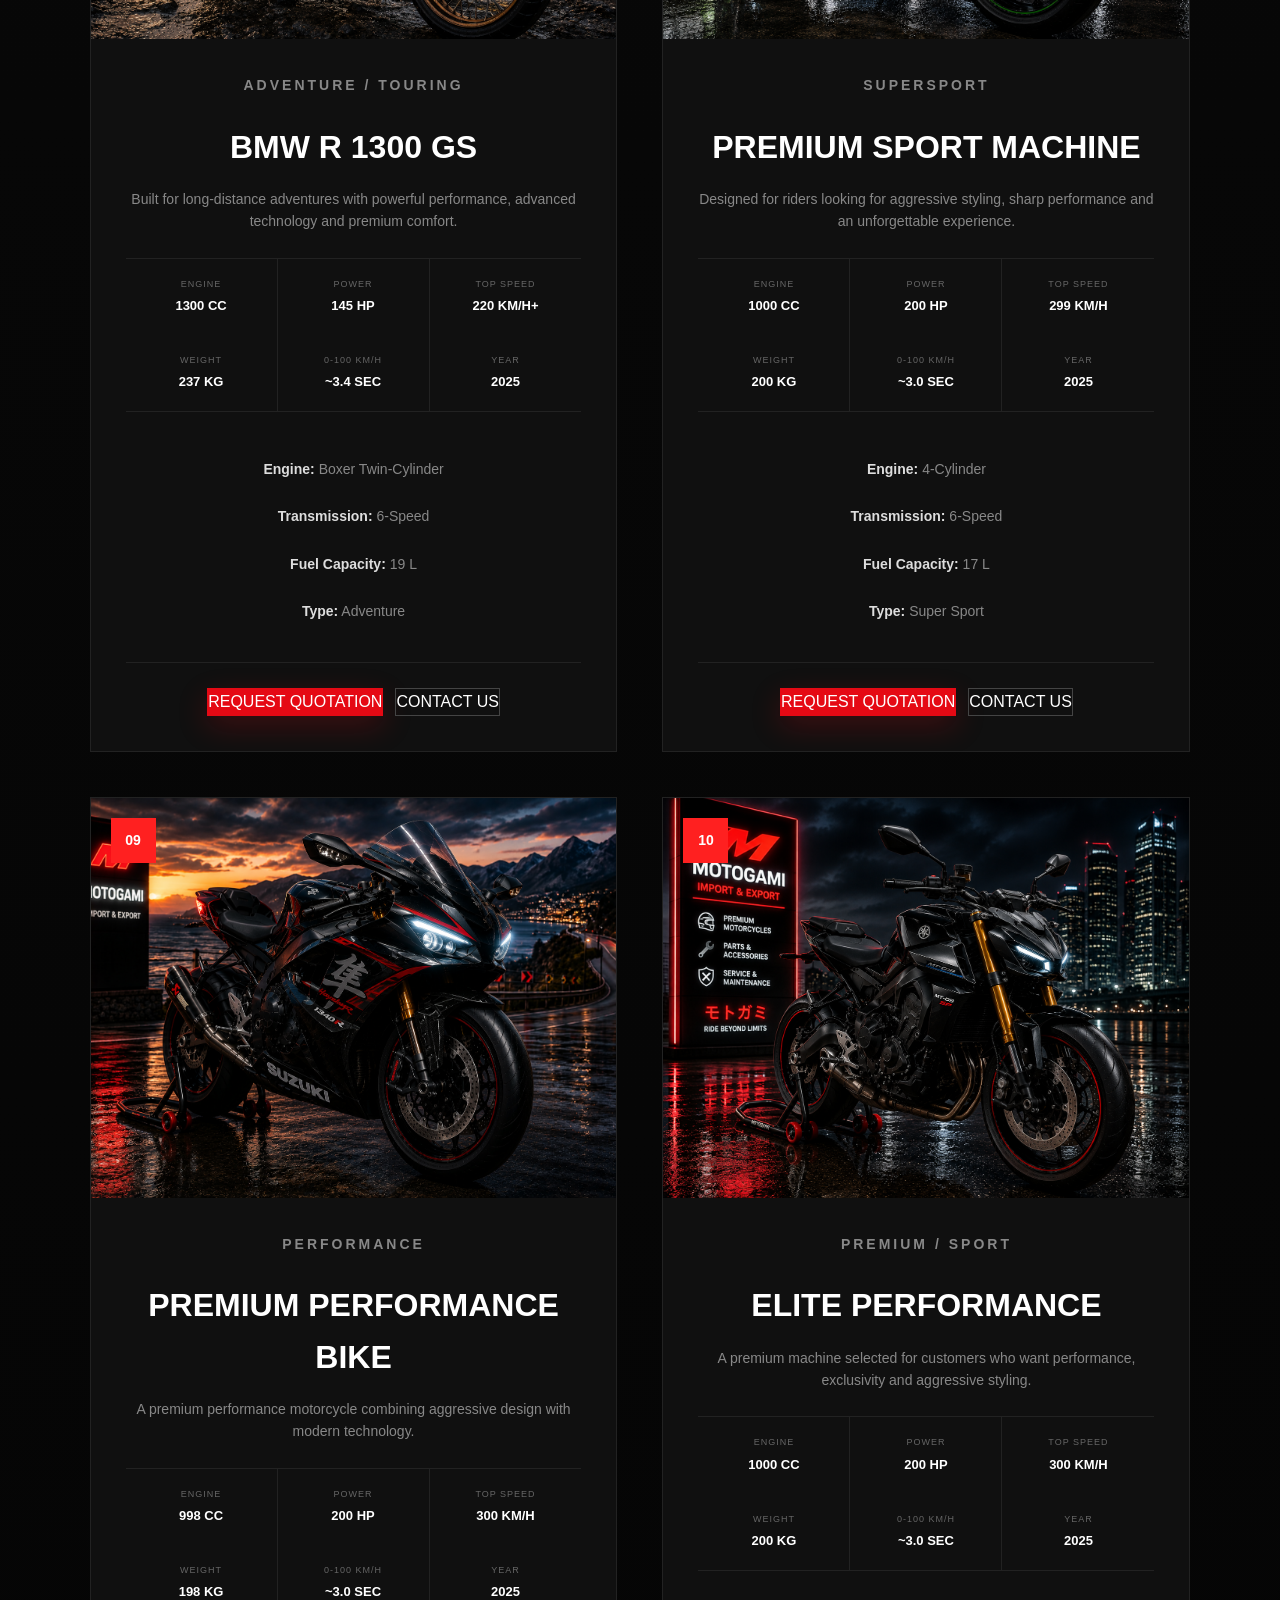
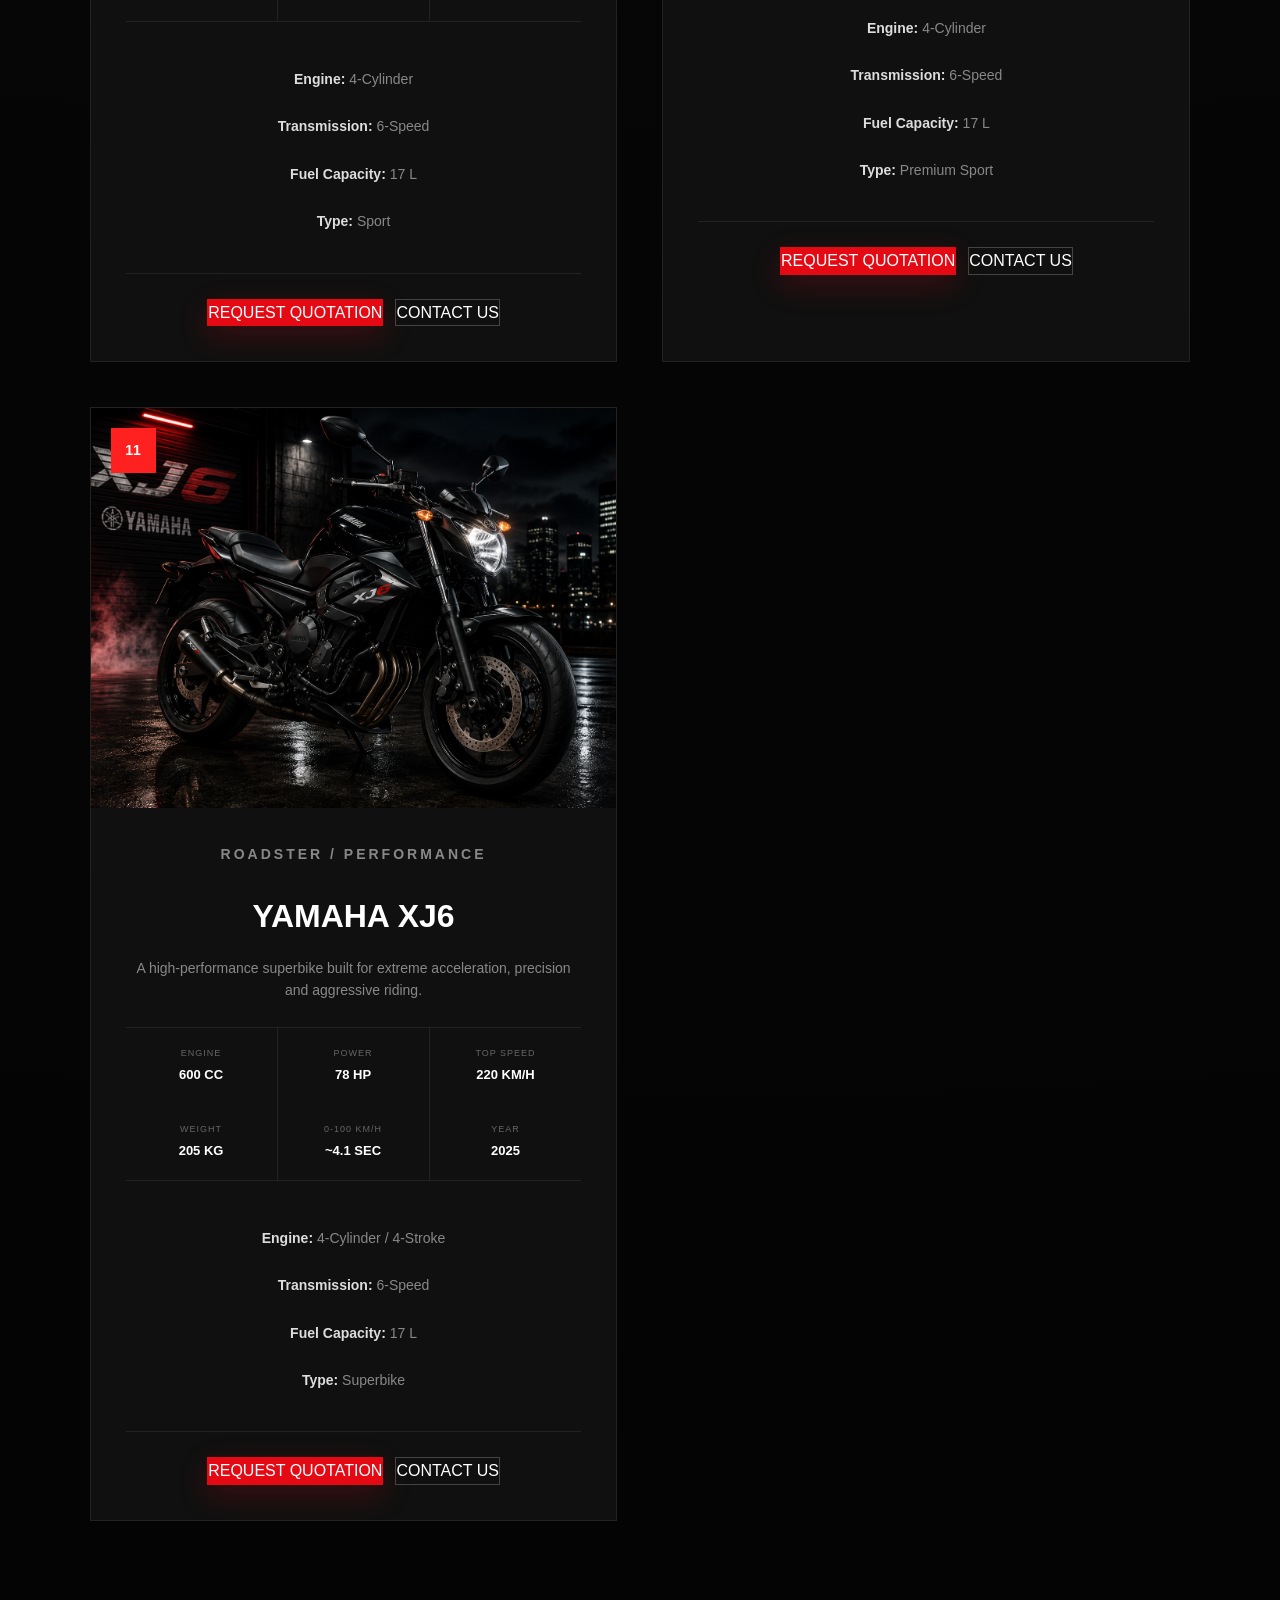
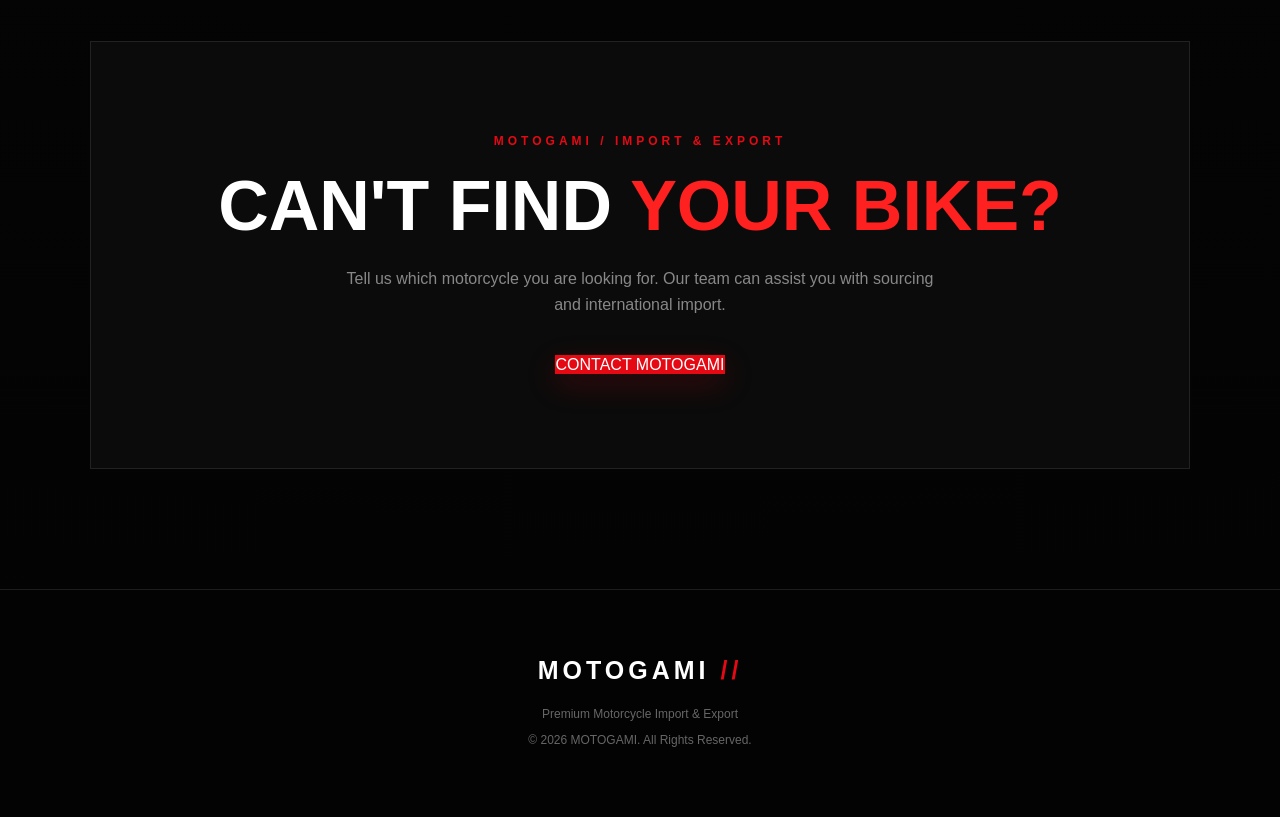
<file: motorcycles.html>
<!DOCTYPE html>
<html lang="en">

<head>
    <meta charset="UTF-8">
    <meta name="viewport" content="width=device-width, initial-scale=1.0">

    <title>MOTOGAMI | Motorcycles</title>

    <link rel="stylesheet" href="style.css">
</head>

<body>

    <!-- ================= NAVBAR ================= -->

    <header class="navbar">

        <div class="logo">
            <img src="logo.jpg" alt="MOTOGAMI Logo">
        </div>
        <nav>
            <a href="index.html">HOME</a>
            <a href="motorcycles.html" class="active">MOTORCYCLES</a>
            <a href="brands.html">BRANDS</a>
            <a href="import-export.html">IMPORT & EXPORT</a>
            <a href="about.html">ABOUT</a>
            <a href="contact.html">CONTACT</a>
        </nav>

    </header>


    <!-- ================= HERO ================= -->

    <section class="page-hero">

        <div class="hero-overlay">

            <p class="small-title">MOTOGAMI COLLECTION</p>

            <h1>
                PREMIUM
                <span>MOTORCYCLES</span>
            </h1>

            <p>
                Explore our premium motorcycle selection.
                Performance, power and aggressive design.
            </p>

        </div>

    </section>


    <!-- ================= INTRO ================= -->

    <section class="motorcycle-intro">

        <p class="section-label">OUR COLLECTION</p>

        <h2>
            CHOOSE YOUR
            <span>MONSTER</span>
        </h2>

        <p class="intro-text">
            Discover motorcycles selected for riders who demand
            performance, technology and pure adrenaline and pure dopamine.
        </p>

    </section>


    <!-- ================= MOTORCYCLES ================= -->

    <section class="motorcycles-container">


        <!-- ===== BIKE 1 ===== -->

        <article class="bike-card">

            <div class="bike-image">

                <img src="images/bike1.jpg" alt="Premium Motorcycle">

                <div class="bike-number">01</div>

            </div>

            <div class="bike-info">

                <p class="bike-category">SPORT / PERFORMANCE</p>

                <h3>Yamaha YZF-R1</h3>

                <p class="bike-description">
                    A high-performance superbike built for extreme
                    acceleration, precision and aggressive riding.
                </p>

                <div class="specs">

                    <div>
                        <span>ENGINE</span>
                        <strong>998 CC</strong>
                    </div>

                    <div>
                        <span>POWER</span>
                        <strong>200 HP</strong>
                    </div>

                    <div>
                        <span>TOP SPEED</span>
                        <strong>299 KM/H</strong>
                    </div>

                    <div>
                        <span>WEIGHT</span>
                        <strong>201 KG</strong>
                    </div>

                    <div>
                        <span>0-100 KM/H</span>
                        <strong>~3.0 SEC</strong>
                    </div>

                    <div>
                        <span>YEAR</span>
                        <strong>2025</strong>
                    </div>

                </div>

                <div class="bike-details">

                    <p><strong>Engine:</strong> 4-Cylinder / 4-Stroke</p>
                    <p><strong>Transmission:</strong> 6-Speed</p>
                    <p><strong>Fuel Capacity:</strong> 17 L</p>
                    <p><strong>Type:</strong> Superbike</p>

                </div>

                <div class="bike-actions">

                    <a href="contact.html" class="btn-primary">
                        REQUEST QUOTATION
                    </a>

                    <a href="contact.html" class="btn-secondary">
                        CONTACT US
                    </a>

                </div>

            </div>

        </article>



        <!-- ===== BIKE 2 ===== -->

        <article class="bike-card">

            <div class="bike-image">

                <img src="images/bike2.jpg" alt="BMW Motorcycle">

                <div class="bike-number">02</div>

            </div>

            <div class="bike-info">

                <p class="bike-category">SPORT / TOURING</p>

                <h3>BMW S 1000 RR</h3>

                <p class="bike-description">
                    German engineering combined with brutal acceleration,
                    advanced electronics and exceptional handling.
                </p>

                <div class="specs">

                    <div>
                        <span>ENGINE</span>
                        <strong>999 CC</strong>
                    </div>

                    <div>
                        <span>POWER</span>
                        <strong>210 HP</strong>
                    </div>

                    <div>
                        <span>TOP SPEED</span>
                        <strong>303 KM/H</strong>
                    </div>

                    <div>
                        <span>WEIGHT</span>
                        <strong>197 KG</strong>
                    </div>

                    <div>
                        <span>0-100 KM/H</span>
                        <strong>~3.0 SEC</strong>
                    </div>

                    <div>
                        <span>YEAR</span>
                        <strong>2025</strong>
                    </div>

                </div>

                <div class="bike-details">

                    <p><strong>Engine:</strong> Inline 4-Cylinder</p>
                    <p><strong>Transmission:</strong> 6-Speed</p>
                    <p><strong>Fuel Capacity:</strong> 16.5 L</p>
                    <p><strong>Type:</strong> Superbike</p>

                </div>

                <div class="bike-actions">

                    <a href="contact.html" class="btn-primary">
                        REQUEST QUOTATION
                    </a>

                    <a href="contact.html" class="btn-secondary">
                        CONTACT US
                    </a>

                </div>

            </div>

        </article>



        <!-- ===== BIKE 3 ===== -->

        <article class="bike-card">

            <div class="bike-image">

                <img src="images/bike3.jpg" alt="Ducati Motorcycle">

                <div class="bike-number">03</div>

            </div>

            <div class="bike-info">

                <p class="bike-category">ITALIAN / SUPERBIKE</p>

                <h3>Ducati Panigale V4</h3>

                <p class="bike-description">
                    Italian performance and racing DNA packed into one
                    of the most aggressive superbikes on the market.
                </p>

                <div class="specs">

                    <div>
                        <span>ENGINE</span>
                        <strong>1103 CC</strong>
                    </div>

                    <div>
                        <span>POWER</span>
                        <strong>216 HP</strong>
                    </div>

                    <div>
                        <span>TOP SPEED</span>
                        <strong>300+ KM/H</strong>
                    </div>

                    <div>
                        <span>WEIGHT</span>
                        <strong>198 KG</strong>
                    </div>

                    <div>
                        <span>0-100 KM/H</span>
                        <strong>~3.0 SEC</strong>
                    </div>

                    <div>
                        <span>YEAR</span>
                        <strong>2025</strong>
                    </div>

                </div>

                <div class="bike-details">

                    <p><strong>Engine:</strong> V4 / 4-Stroke</p>
                    <p><strong>Transmission:</strong> 6-Speed</p>
                    <p><strong>Fuel Capacity:</strong> 17 L</p>
                    <p><strong>Type:</strong> Superbike</p>

                </div>

                <div class="bike-actions">

                    <a href="contact.html" class="btn-primary">
                        REQUEST QUOTATION
                    </a>

                    <a href="contact.html" class="btn-secondary">
                        CONTACT US
                    </a>

                </div>

            </div>

        </article>



        <!-- ===== BIKE 4 ===== -->

        <article class="bike-card">

            <div class="bike-image">

                <img src="images/bike4.jpg" alt="Kawasaki Motorcycle">

                <div class="bike-number">04</div>

            </div>

            <div class="bike-info">

                <p class="bike-category">HYPER SPORT</p>

                <h3>Kawasaki Ninja ZX-10R</h3>

                <p class="bike-description">
                    A race-inspired machine engineered for high speed,
                    sharp handling and maximum performance.
                </p>

                <div class="specs">

                    <div>
                        <span>ENGINE</span>
                        <strong>998 CC</strong>
                    </div>

                    <div>
                        <span>POWER</span>
                        <strong>203 HP</strong>
                    </div>

                    <div>
                        <span>TOP SPEED</span>
                        <strong>299 KM/H</strong>
                    </div>

                    <div>
                        <span>WEIGHT</span>
                        <strong>207 KG</strong>
                    </div>

                    <div>
                        <span>0-100 KM/H</span>
                        <strong>~3.0 SEC</strong>
                    </div>

                    <div>
                        <span>YEAR</span>
                        <strong>2025</strong>
                    </div>

                </div>

                <div class="bike-details">

                    <p><strong>Engine:</strong> Inline 4-Cylinder</p>
                    <p><strong>Transmission:</strong> 6-Speed</p>
                    <p><strong>Fuel Capacity:</strong> 17 L</p>
                    <p><strong>Type:</strong> Superbike</p>

                </div>

                <div class="bike-actions">

                    <a href="contact.html" class="btn-primary">
                        REQUEST QUOTATION
                    </a>

                    <a href="contact.html" class="btn-secondary">
                        CONTACT US
                    </a>

                </div>

            </div>

        </article>



        <!-- ===== BIKE 5 ===== -->

        <article class="bike-card">

            <div class="bike-image">

                <img src="images/bike5.jpg" alt="Premium Motorcycle">

                <div class="bike-number">05</div>

            </div>

            <div class="bike-info">

                <p class="bike-category">NAKED / PERFORMANCE</p>

                <h3>Yamaha MT-10</h3>

                <p class="bike-description">
                    A muscular naked motorcycle delivering brutal torque
                    with an aggressive streetfighter personality.
                </p>

                <div class="specs">

                    <div>
                        <span>ENGINE</span>
                        <strong>998 CC</strong>
                    </div>

                    <div>
                        <span>POWER</span>
                        <strong>165 HP</strong>
                    </div>

                    <div>
                        <span>TOP SPEED</span>
                        <strong>250 KM/H+</strong>
                    </div>

                    <div>
                        <span>WEIGHT</span>
                        <strong>212 KG</strong>
                    </div>

                    <div>
                        <span>0-100 KM/H</span>
                        <strong>~3.2 SEC</strong>
                    </div>

                    <div>
                        <span>YEAR</span>
                        <strong>2025</strong>
                    </div>

                </div>

                <div class="bike-details">

                    <p><strong>Engine:</strong> Inline 4-Cylinder</p>
                    <p><strong>Transmission:</strong> 6-Speed</p>
                    <p><strong>Fuel Capacity:</strong> 17 L</p>
                    <p><strong>Type:</strong> Hyper Naked</p>

                </div>

                <div class="bike-actions">

                    <a href="contact.html" class="btn-primary">
                        REQUEST QUOTATION
                    </a>

                    <a href="contact.html" class="btn-secondary">
                        CONTACT US
                    </a>

                </div>

            </div>

        </article>



        <!-- ===== BIKE 6 ===== -->

        <article class="bike-card">

            <div class="bike-image">

                <img src="images/bike6.jpg" alt="Sport Motorcycle">

                <div class="bike-number">06</div>

            </div>

            <div class="bike-info">

                <p class="bike-category">SPORT / STREET</p>

                <h3>Honda CBR1000RR-R</h3>

                <p class="bike-description">
                    Honda racing technology transformed into a road-ready
                    superbike with extreme precision and performance.
                </p>

                <div class="specs">

                    <div>
                        <span>ENGINE</span>
                        <strong>999 CC</strong>
                    </div>

                    <div>
                        <span>POWER</span>
                        <strong>215 HP</strong>
                    </div>

                    <div>
                        <span>TOP SPEED</span>
                        <strong>299 KM/H+</strong>
                    </div>

                    <div>
                        <span>WEIGHT</span>
                        <strong>201 KG</strong>
                    </div>

                    <div>
                        <span>0-100 KM/H</span>
                        <strong>~3.0 SEC</strong>
                    </div>

                    <div>
                        <span>YEAR</span>
                        <strong>2025</strong>
                    </div>

                </div>

                <div class="bike-details">

                    <p><strong>Engine:</strong> Inline 4-Cylinder</p>
                    <p><strong>Transmission:</strong> 6-Speed</p>
                    <p><strong>Fuel Capacity:</strong> 16.1 L</p>
                    <p><strong>Type:</strong> Superbike</p>

                </div>

                <div class="bike-actions">

                    <a href="contact.html" class="btn-primary">
                        REQUEST QUOTATION
                    </a>

                    <a href="contact.html" class="btn-secondary">
                        CONTACT US
                    </a>

                </div>

            </div>

        </article>



        <!-- ===== BIKE 7 ===== -->

        <article class="bike-card">

            <div class="bike-image">

                <img src="images/bike7.jpg" alt="Adventure Motorcycle">

                <div class="bike-number">07</div>

            </div>

            <div class="bike-info">

                <p class="bike-category">ADVENTURE / TOURING</p>

                <h3>BMW R 1300 GS</h3>

                <p class="bike-description">
                    Built for long-distance adventures with powerful
                    performance, advanced technology and premium comfort.
                </p>

                <div class="specs">

                    <div>
                        <span>ENGINE</span>
                        <strong>1300 CC</strong>
                    </div>

                    <div>
                        <span>POWER</span>
                        <strong>145 HP</strong>
                    </div>

                    <div>
                        <span>TOP SPEED</span>
                        <strong>220 KM/H+</strong>
                    </div>

                    <div>
                        <span>WEIGHT</span>
                        <strong>237 KG</strong>
                    </div>

                    <div>
                        <span>0-100 KM/H</span>
                        <strong>~3.4 SEC</strong>
                    </div>

                    <div>
                        <span>YEAR</span>
                        <strong>2025</strong>
                    </div>

                </div>

                <div class="bike-details">

                    <p><strong>Engine:</strong> Boxer Twin-Cylinder</p>
                    <p><strong>Transmission:</strong> 6-Speed</p>
                    <p><strong>Fuel Capacity:</strong> 19 L</p>
                    <p><strong>Type:</strong> Adventure</p>

                </div>

                <div class="bike-actions">

                    <a href="contact.html" class="btn-primary">
                        REQUEST QUOTATION
                    </a>

                    <a href="contact.html" class="btn-secondary">
                        CONTACT US
                    </a>

                </div>

            </div>

        </article>



        <!-- ===== BIKE 8 ===== -->

        <article class="bike-card">

            <div class="bike-image">

                <img src="images/bike8.jpg" alt="Sport Motorcycle">

                <div class="bike-number">08</div>

            </div>

            <div class="bike-info">

                <p class="bike-category">SUPERSPORT</p>

                <h3>Premium Sport Machine</h3>

                <p class="bike-description">
                    Designed for riders looking for aggressive styling,
                    sharp performance and an unforgettable experience.
                </p>

                <div class="specs">

                    <div>
                        <span>ENGINE</span>
                        <strong>1000 CC</strong>
                    </div>

                    <div>
                        <span>POWER</span>
                        <strong>200 HP</strong>
                    </div>

                    <div>
                        <span>TOP SPEED</span>
                        <strong>299 KM/H</strong>
                    </div>

                    <div>
                        <span>WEIGHT</span>
                        <strong>200 KG</strong>
                    </div>

                    <div>
                        <span>0-100 KM/H</span>
                        <strong>~3.0 SEC</strong>
                    </div>

                    <div>
                        <span>YEAR</span>
                        <strong>2025</strong>
                    </div>

                </div>

                <div class="bike-details">

                    <p><strong>Engine:</strong> 4-Cylinder</p>
                    <p><strong>Transmission:</strong> 6-Speed</p>
                    <p><strong>Fuel Capacity:</strong> 17 L</p>
                    <p><strong>Type:</strong> Super Sport</p>

                </div>

                <div class="bike-actions">

                    <a href="contact.html" class="btn-primary">
                        REQUEST QUOTATION
                    </a>

                    <a href="contact.html" class="btn-secondary">
                        CONTACT US
                    </a>

                </div>

            </div>

        </article>



        <!-- ===== BIKE 9 ===== -->

        <article class="bike-card">

            <div class="bike-image">

                <img src="images/bike9.jpg" alt="Premium Motorcycle">

                <div class="bike-number">09</div>

            </div>

            <div class="bike-info">

                <p class="bike-category">PERFORMANCE</p>

                <h3>Premium Performance Bike</h3>

                <p class="bike-description">
                    A premium performance motorcycle combining aggressive
                    design with modern technology.
                </p>

                <div class="specs">

                    <div>
                        <span>ENGINE</span>
                        <strong>998 CC</strong>
                    </div>

                    <div>
                        <span>POWER</span>
                        <strong>200 HP</strong>
                    </div>

                    <div>
                        <span>TOP SPEED</span>
                        <strong>300 KM/H</strong>
                    </div>

                    <div>
                        <span>WEIGHT</span>
                        <strong>198 KG</strong>
                    </div>

                    <div>
                        <span>0-100 KM/H</span>
                        <strong>~3.0 SEC</strong>
                    </div>

                    <div>
                        <span>YEAR</span>
                        <strong>2025</strong>
                    </div>

                </div>

                <div class="bike-details">

                    <p><strong>Engine:</strong> 4-Cylinder</p>
                    <p><strong>Transmission:</strong> 6-Speed</p>
                    <p><strong>Fuel Capacity:</strong> 17 L</p>
                    <p><strong>Type:</strong> Sport</p>

                </div>

                <div class="bike-actions">

                    <a href="contact.html" class="btn-primary">
                        REQUEST QUOTATION
                    </a>

                    <a href="contact.html" class="btn-secondary">
                        CONTACT US
                    </a>

                </div>

            </div>

        </article>



        <!-- ===== BIKE 10 ===== -->

        <article class="bike-card">

            <div class="bike-image">

                <img src="images/bike10.jpg" alt="Premium Motorcycle">

                <div class="bike-number">10</div>

            </div>

            <div class="bike-info">

                <p class="bike-category">PREMIUM / SPORT</p>

                <h3>Elite Performance</h3>

                <p class="bike-description">
                    A premium machine selected for customers who want
                    performance, exclusivity and aggressive styling.
                </p>

                <div class="specs">

                    <div>
                        <span>ENGINE</span>
                        <strong>1000 CC</strong>
                    </div>

                    <div>
                        <span>POWER</span>
                        <strong>200 HP</strong>
                    </div>

                    <div>
                        <span>TOP SPEED</span>
                        <strong>300 KM/H</strong>
                    </div>

                    <div>
                        <span>WEIGHT</span>
                        <strong>200 KG</strong>
                    </div>

                    <div>
                        <span>0-100 KM/H</span>
                        <strong>~3.0 SEC</strong>
                    </div>

                    <div>
                        <span>YEAR</span>
                        <strong>2025</strong>
                    </div>

                </div>

                <div class="bike-details">

                    <p><strong>Engine:</strong> 4-Cylinder</p>
                    <p><strong>Transmission:</strong> 6-Speed</p>
                    <p><strong>Fuel Capacity:</strong> 17 L</p>
                    <p><strong>Type:</strong> Premium Sport</p>

                </div>

                <div class="bike-actions">

                    <a href="contact.html" class="btn-primary">
                        REQUEST QUOTATION
                    </a>

                    <a href="contact.html" class="btn-secondary">
                        CONTACT US
                    </a>

                </div>

            </div>

        </article>

        <!-- ===== BIKE 11 ===== -->

        <article class="bike-card">

            <div class="bike-image">

                <img src="images/bike11.jpg" alt="Premium Motorcycle">

                <div class="bike-number">11</div>

            </div>

            <div class="bike-info">

                <p class="bike-category">ROADSTER / PERFORMANCE</p>

                <h3>Yamaha XJ6</h3>

                <p class="bike-description">
                    A high-performance superbike built for extreme
                    acceleration, precision and aggressive riding.
                </p>

                <div class="specs">

                    <div>
                        <span>ENGINE</span>
                        <strong>600 CC</strong>
                    </div>

                    <div>
                        <span>POWER</span>
                        <strong>78 HP</strong>
                    </div>

                    <div>
                        <span>TOP SPEED</span>
                        <strong>220 KM/H</strong>
                    </div>

                    <div>
                        <span>WEIGHT</span>
                        <strong>205 KG</strong>
                    </div>

                    <div>
                        <span>0-100 KM/H</span>
                        <strong>~4.1 SEC</strong>
                    </div>

                    <div>
                        <span>YEAR</span>
                        <strong>2025</strong>
                    </div>

                </div>

                <div class="bike-details">

                    <p><strong>Engine:</strong> 4-Cylinder / 4-Stroke</p>
                    <p><strong>Transmission:</strong> 6-Speed</p>
                    <p><strong>Fuel Capacity:</strong> 17 L</p>
                    <p><strong>Type:</strong> Superbike</p>

                </div>

                <div class="bike-actions">

                    <a href="contact.html" class="btn-primary">
                        REQUEST QUOTATION
                    </a>

                    <a href="contact.html" class="btn-secondary">
                        CONTACT US
                    </a>

                </div>

            </div>

        </article>

    </section>



    <!-- ================= CTA ================= -->

    <section class="motorcycle-cta">

        <p class="section-label">MOTOGAMI / IMPORT & EXPORT</p>

        <h2>
            CAN'T FIND
            <span>YOUR BIKE?</span>
        </h2>

        <p>
            Tell us which motorcycle you are looking for.
            Our team can assist you with sourcing and international import.
        </p>

        <a href="contact.html" class="btn-primary">
            CONTACT MOTOGAMI
        </a>

    </section>



    <!-- ================= FOOTER ================= -->

    <footer>

        <div class="footer-logo">
            MOTOGAMI<span> //</span>
        </div>

        <p>
            Premium Motorcycle Import & Export
        </p>

        <p>
            © 2026 MOTOGAMI. All Rights Reserved.
        </p>

    </footer>


    <script src="script.js"></script>

</body>

</html>
</file>
<file: style.css>
/* =====================================================
   MOTOGAMI
   PREMIUM MOTORCYCLE IMPORT & EXPORT
===================================================== */


/* =====================================================
   RESET
===================================================== */

* {
    margin: 0;
    padding: 0;
    box-sizing: border-box;
}

html {
    scroll-behavior: smooth;
}

body {
    font-family: Arial, Helvetica, sans-serif;

    background:
        radial-gradient(circle at top,
            #171717 0%,
            #080808 45%,
            #030303 100%);

    color: #ffffff;

    line-height: 1.6;

    overflow-x: hidden;
}

img {
    width: 100%;
    display: block;
}

a {
    text-decoration: none;
    color: inherit;
}


/* =====================================================
   NAVBAR
   NEW VERSION
===================================================== */

.navbar {

    width: 100%;

    height: 86px;

    padding: 0 5%;

    display: flex;

    align-items: center;

    justify-content: flex-start;

    background:
        rgba(4, 4, 4, 0.97);

    border-bottom:
        1px solid rgba(255, 255, 255, 0.08);

    position: sticky;

    top: 0;

    z-index: 1000;

    backdrop-filter: blur(14px);

    box-shadow:
        0 8px 30px rgba(0, 0, 0, 0.4);

    overflow: hidden;
}


/* =====================================================
   LOGO
===================================================== */

.navbar .logo {

    width: 170px;

    height: 70px;

    display: flex;

    align-items: center;

    justify-content: flex-start;

    flex-shrink: 0;

    position: relative;

    margin-right: 42px;
}


/* Logo image */

.navbar .logo img {

    width: 165px;

    height: 62px;

    object-fit: contain;

    object-position: left center;

    display: block;

    position: relative;

    z-index: 2;

    filter:
        brightness(1.08) contrast(1.15) drop-shadow(0 3px 5px rgba(0, 0, 0, 0.85));

    transition:
        transform 0.35s ease,
        filter 0.35s ease;
}


/* Logo hover */

.navbar .logo:hover img {

    transform: scale(1.04);

    filter:
        brightness(1.15) contrast(1.18) drop-shadow(0 0 9px rgba(229, 9, 20, 0.45));
}


/*
   IMPORTANT:
   نحيدو الدائرة والـ/// القديمة
   باش ما يبقاش التخربيق
*/

.navbar .logo::before,
.navbar .logo::after {

    display: none !important;

    content: none !important;
}


/* =====================================================
   NAVIGATION
===================================================== */

.navbar nav {

    height: 100%;

    display: flex;

    align-items: center;

    justify-content: flex-start;

    gap: 31px;

    flex: 1;

    min-width: 0;
}


/* Navigation links */

.navbar nav a {

    height: 100%;

    display: flex;

    align-items: center;

    justify-content: center;

    position: relative;

    padding: 0;

    color: #8e8e8e;

    font-size: 11px;

    font-weight: 900;

    letter-spacing: 1.5px;

    white-space: nowrap;

    transition:
        color 0.3s ease,
        transform 0.3s ease;
}


/* Hover */

.navbar nav a:hover {

    color: #ffffff;

    transform: translateY(-2px);
}


/* Active */

.navbar nav a.active {

    color: #ffffff;
}


/* Red underline */

.navbar nav a::after {

    content: "";

    position: absolute;

    left: 0;

    bottom: 18px;

    width: 0;

    height: 3px;

    background: #e50914;

    box-shadow:
        0 0 8px rgba(229, 9, 20, 0.65);

    transition:
        width 0.3s ease;
}

.navbar nav a:hover::after,
.navbar nav a.active::after {

    width: 100%;
}


/* =====================================================
   HERO
===================================================== */

.hero {

    min-height: 85vh;

    position: relative;

    display: flex;

    align-items: center;

    justify-content: center;

    text-align: center;

    overflow: hidden;

    background-image:
        linear-gradient(rgba(0, 0, 0, 0.70),
            rgba(0, 0, 0, 0.88)),
        url("images/BACKGROUND.jpg");

    background-size: cover;

    background-position: center;
}


.hero::before {

    content: "";

    position: absolute;

    inset: 0;

    background:
        linear-gradient(90deg,
            transparent,
            rgba(229, 9, 20, 0.08),
            transparent);
}


.hero-content {

    position: relative;

    z-index: 2;

    max-width: 900px;

    padding: 40px;
}


.small-title,
.section-label {

    color: #e50914;

    font-size: 12px;

    font-weight: 900;

    letter-spacing: 4px;

    margin-bottom: 20px;
}


.hero h1 {

    font-size:
        clamp(60px, 9vw, 130px);

    line-height: 0.88;

    font-weight: 1000;

    letter-spacing: -5px;

    text-transform: uppercase;
}


.hero h1 span,
h2 span,
.page-hero h1 span {

    color: #e50914;
}


.hero-text {

    max-width: 650px;

    margin: 35px auto;

    color: #bbb;

    font-size: 17px;
}


.hero-buttons {

    display: flex;

    justify-content: center;

    gap: 15px;

    flex-wrap: wrap;
}


/* =====================================================
   BUTTONS
===================================================== */

.btn {

    display: inline-flex;

    align-items: center;

    justify-content: center;

    padding: 16px 28px;

    font-size: 11px;

    font-weight: 900;

    letter-spacing: 2px;

    transition: 0.3s;
}


.btn-primary {

    background: #e50914;

    color: white;

    border: 1px solid #e50914;

    box-shadow:
        0 10px 30px rgba(229, 9, 20, 0.22);
}


.btn-primary:hover {

    background: #ff1824;

    transform: translateY(-3px);

    box-shadow:
        0 15px 40px rgba(229, 9, 20, 0.35);
}


.btn-outline {

    border: 1px solid #555;

    color: white;
}


.btn-outline:hover {

    border-color: #e50914;

    background:
        rgba(229, 9, 20, 0.1);

    transform: translateY(-3px);
}


/* =====================================================
   GENERAL SECTION
===================================================== */

.section {

    width: min(1200px, 90%);

    margin: auto;

    padding: 110px 0;

    text-align: center;
}


.section h2,
.cta h2,
.process-intro h2,
.about-content h2,
.values h2,
.contact-info h2 {

    font-size:
        clamp(40px, 6vw, 75px);

    line-height: 0.95;

    font-weight: 1000;

    letter-spacing: -3px;
}


.section-description {

    max-width: 700px;

    margin: 30px auto 70px;

    color: #999;
}


/* =====================================================
   FEATURES
===================================================== */

.feature-grid {

    display: grid;

    grid-template-columns:
        repeat(3, 1fr);

    gap: 20px;
}


.feature-card {

    text-align: left;

    padding: 40px;

    background:
        linear-gradient(145deg,
            #151515,
            #090909);

    border:
        1px solid #242424;

    position: relative;

    transition: 0.3s;
}


.feature-card:hover {

    transform: translateY(-8px);

    border-color: #e50914;
}


.feature-number {

    color: #e50914;

    font-size: 13px;

    font-weight: 900;

    margin-bottom: 30px;
}


.feature-card h3 {

    font-size: 20px;

    letter-spacing: 1px;

    margin-bottom: 15px;
}


.feature-card p {

    color: #888;

    font-size: 14px;
}


/* =====================================================
   FEATURED
===================================================== */

.featured {

    display: grid;

    grid-template-columns:
        1.2fr 1fr;

    align-items: center;

    min-height: 650px;

    background: #0a0a0a;
}


.featured-image {

    height: 100%;

    min-height: 600px;

    overflow: hidden;
}


.featured-image img {

    height: 100%;

    object-fit: cover;

    transition: 0.8s;
}


.featured:hover img {

    transform: scale(1.04);
}


.featured-content {

    padding: 70px;

    text-align: left;
}


.featured-content h2 {

    font-size:
        clamp(45px, 5vw, 80px);

    line-height: 0.9;

    margin-bottom: 30px;
}


.featured-content p:not(.section-label) {

    color: #999;

    max-width: 500px;

    margin-bottom: 35px;
}


/* =====================================================
   PAGE HERO
===================================================== */

.page-hero {

    min-height: 430px;

    padding: 100px 20px 80px;

    display: flex;

    flex-direction: column;

    align-items: center;

    justify-content: center;

    text-align: center;

    background:
        radial-gradient(circle,
            #191919,
            #050505 70%);

    border-bottom:
        1px solid #202020;
}


.page-hero h1 {

    font-size:
        clamp(55px, 8vw, 100px);

    line-height: 0.9;

    letter-spacing: -4px;
}


.page-hero h1 span {

    display: block;

    color: #e50914;
}


.page-hero p:last-child {

    color: #888;

    margin-top: 25px;
}


/* =====================================================
   MOTORCYCLES
===================================================== */

.bike-grid {

    display: grid;

    grid-template-columns:
        repeat(2, 1fr);

    gap: 30px;

    text-align: left;
}


.bike-card {

    background: #101010;

    border: 1px solid #222;

    overflow: hidden;

    transition: 0.4s;

    position: relative;
}


.bike-card:hover {

    transform: translateY(-8px);

    border-color: #e50914;

    box-shadow:
        0 20px 60px rgba(255, 0, 0, 0.12);
}


/* =====================================================
   BIKE IMAGE
===================================================== */

.bike-image {

    height: 350px;

    position: relative;

    overflow: hidden;

    background: #111;
}


.bike-image img {

    width: 100%;

    height: 100%;

    object-fit: cover;

    transition: 0.6s;
}


.bike-card:hover .bike-image img {

    transform: scale(1.07);
}


.bike-tag {

    position: absolute;

    top: 20px;

    right: 20px;

    padding: 8px 12px;

    background: #e50914;

    font-size: 9px;

    font-weight: 900;

    letter-spacing: 1px;
}


.bike-info {

    padding: 30px;
}


.bike-number {

    color: #e50914;

    font-size: 12px;

    font-weight: 900;
}


.bike-info h3 {

    font-size: 25px;

    margin: 8px 0 12px;
}


.bike-info p:not(.bike-number) {

    color: #888;

    font-size: 14px;

    margin-bottom: 25px;
}


.card-btn {

    color: #fff;

    font-size: 10px;

    font-weight: 900;

    letter-spacing: 1px;

    transition: 0.3s;
}


.card-btn:hover {

    color: #e50914;
}


/* =====================================================
   MOTORCYCLES INTRO
===================================================== */

.motorcycle-intro {

    max-width: 100%;

    margin: 0;

    padding: 130px 25px 100px;

    text-align: center;

    position: relative;

    overflow: hidden;

    background-image:
        linear-gradient(rgba(0, 0, 0, 0.62),
            rgba(0, 0, 0, 0.90)),
        url("images/BACKGROUND.jpg");

    background-size: cover;

    background-position: center;

    background-repeat: no-repeat;

    background-attachment: fixed;
}


/* Dark cinematic overlay */

.motorcycle-intro::before {

    content: "";

    position: absolute;

    inset: 0;

    background:
        radial-gradient(circle at center,
            rgba(229, 9, 20, 0.08),
            transparent 55%);

    pointer-events: none;
}


/* Keep text above background */

.motorcycle-intro h2,
.motorcycle-intro .section-label,
.motorcycle-intro .intro-text {

    position: relative;

    z-index: 2;
}


.motorcycle-intro h2 {

    font-size:
        clamp(45px, 6vw, 80px);

    line-height: 0.95;

    font-weight: 1000;

    letter-spacing: -3px;

    margin-bottom: 25px;

    text-transform: uppercase;
}


.motorcycle-intro h2 span {

    color: #e50914;

    text-shadow:
        0 0 20px rgba(229, 9, 20, 0.35);
}


.intro-text {

    max-width: 700px;

    margin: auto;

    color: #aaa;

    font-size: 16px;

    line-height: 1.8;
}

/* =====================================================
   MOTORCYCLES CONTAINER
===================================================== */

.motorcycles-container {

    width: 86%;

    max-width: 1500px;

    margin: auto;

    display: grid;

    grid-template-columns:
        repeat(2, 1fr);

    gap: 45px;

    padding-bottom: 120px;

}


/* =====================================================
   MOTORCYCLE BIG IMAGE
===================================================== */

.motorcycles-container .bike-image {

    width: 100%;

    height: 400px;

    position: relative;

    overflow: hidden;

    background: #111;
}


.motorcycles-container .bike-image img {

    width: 100%;

    height: 100%;

    object-fit: cover;

    transition: 0.6s;
}


.motorcycles-container .bike-card:hover .bike-image img {

    transform: scale(1.06);
}


/* =====================================================
   BIKE NUMBER
===================================================== */

.motorcycles-container .bike-number {

    position: absolute;

    top: 20px;

    left: 20px;

    width: 45px;

    height: 45px;

    display: flex;

    justify-content: center;

    align-items: center;

    background: #ff2020;

    color: #fff;

    font-weight: 900;

    font-size: 14px;
}


/* =====================================================
   BIKE INFORMATION
===================================================== */

.motorcycles-container .bike-info {

    padding: 35px;

    text-align: center;
}


.bike-category {

    color: #ff2020;

    font-size: 10px;

    letter-spacing: 3px;

    font-weight: bold;

    margin-bottom: 10px;
}


.motorcycles-container .bike-info h3 {

    font-size: 32px;

    font-weight: 900;

    margin-bottom: 15px;

    text-transform: uppercase;
}


.bike-description {

    color: #888;

    font-size: 14px;

    max-width: 600px;

    margin:
        auto auto 30px;
}


/* =====================================================
   SPECS
===================================================== */

.specs {

    display: grid;

    grid-template-columns:
        repeat(3, 1fr);

    border-top: 1px solid #222;

    border-bottom: 1px solid #222;

    margin-bottom: 25px;
}


.specs div {

    padding: 18px 8px;

    border-right: 1px solid #222;
}


.specs div:nth-child(3n) {

    border-right: none;
}


.specs span {

    display: block;

    color: #666;

    font-size: 9px;

    letter-spacing: 1px;

    margin-bottom: 5px;
}


.specs strong {

    display: block;

    color: #fff;

    font-size: 13px;
}


/* =====================================================
   EXTRA DETAILS
===================================================== */

.bike-details {

    padding: 15px 0;

    border-bottom: 1px solid #222;

    margin-bottom: 25px;
}


.bike-details p {

    color: #777;

    font-size: 12px;

    margin: 6px 0;
}


.bike-details strong {

    color: #ddd;
}


/* =====================================================
   BIKE ACTIONS
===================================================== */

.bike-actions {

    display: flex;

    justify-content: center;

    gap: 12px;

    flex-wrap: wrap;
}


.btn-secondary {

    color: white;

    border: 1px solid #444;
}


.btn-secondary:hover {

    border-color: #ff2020;

    color: #ff2020;
}


/* =====================================================
   BRANDS
===================================================== */

.brand-grid {

    display: grid;

    grid-template-columns: repeat(2, 1fr);

    gap: 25px;
}


.brand-card {

    height: 430px;

    position: relative;

    overflow: hidden;

    border: 1px solid #222;
}


.brand-card img {

    height: 100%;

    object-fit: cover;

    transition: 0.6s;
}


.brand-card::after {

    content: "";

    position: absolute;

    inset: 0;

    background:
        linear-gradient(transparent 20%,
            rgba(0, 0, 0, 0.9) 100%);
}

.brand-card.wide-card {
    grid-column: 1/-1;
    width: 49%;
    margin-top: 25px;
}

.brand-card:hover img {

    transform: scale(1.06);
}

.brand-overlay {

    position: absolute;

    z-index: 2;

    left: 35px;

    right: 35px;

    bottom: 30px;

    text-align: left;
}


.brand-overlay p {

    color: #e50914;

    font-weight: 900;
}


.brand-overlay h2 {

    font-size: 50px;

    margin: 5px 0;
}


.brand-overlay span {

    color: #aaa;

    font-size: 10px;

    letter-spacing: 2px;
}


.brand-overlay a {

    display: block;

    margin-top: 20px;

    font-size: 10px;

    font-weight: 900;

    color: white;
}


.brand-overlay a:hover {

    color: #e50914;
}


/* =====================================================
   IMPORT & EXPORT
===================================================== */

.process-intro {

    max-width: 750px;

    margin: auto;

    text-align: center;
}


.process-intro .section-description {

    margin-bottom: 60px;
}


.process-grid {

    display: grid;

    grid-template-columns:
        repeat(4, 1fr);

    gap: 15px;
}


.process-card {

    padding: 35px 25px;

    background: #101010;

    border: 1px solid #222;

    text-align: left;

    transition: 0.3s;
}


.process-card:hover {

    border-color: #e50914;
}


.process-card>span {

    color: #e50914;

    font-size: 13px;

    font-weight: 900;
}


.process-card h3 {

    margin: 30px 0 12px;
}


.process-card p {

    color: #777;

    font-size: 13px;
}


.import-highlight {

    min-height: 500px;

    display: flex;

    align-items: center;

    justify-content: center;

    text-align: center;

    padding: 80px 20px;

    background:
        linear-gradient(rgba(0, 0, 0, .78),
            rgba(0, 0, 0, .88)),
        url("images/africa-twin.jpg");

    background-size: cover;

    background-position: center;
}


.import-highlight h2 {

    font-size:
        clamp(50px, 7vw, 90px);

    line-height: .9;

    margin-bottom: 25px;
}


.import-highlight p:not(.section-label) {

    color: #999;

    margin-bottom: 30px;
}


/* =====================================================
   ABOUT
===================================================== */

.about-section {

    width: min(1100px, 90%);

    margin: auto;

    padding: 120px 0;

    display: grid;

    grid-template-columns:
        1.3fr .7fr;

    gap: 80px;

    align-items: center;
}


.about-content p:not(.section-label) {

    color: #999;

    margin-top: 25px;

    max-width: 650px;
}


.about-stats {

    display: grid;

    gap: 20px;
}


.stat {

    padding: 30px;

    background: #101010;

    border-left:
        3px solid #e50914;
}


.stat strong {

    display: block;

    font-size: 50px;
}


.stat span {

    color: #777;

    font-size: 10px;

    letter-spacing: 2px;
}


/* =====================================================
   VALUES
===================================================== */

.values {

    width: min(1100px, 90%);

    margin: auto;

    padding: 100px 0;

    text-align: center;
}


.values-grid {

    display: grid;

    grid-template-columns:
        repeat(3, 1fr);

    gap: 20px;

    margin-top: 60px;
}


.value-card {

    padding: 40px;

    border: 1px solid #222;

    text-align: left;
}


.value-card h3 {

    margin-bottom: 15px;
}


.value-card p {

    color: #777;
}


/* =====================================================
   CONTACT
===================================================== */

.contact-section {

    width: min(1100px, 90%);

    margin: auto;

    padding: 110px 0;

    display: grid;

    grid-template-columns:
        1fr 1fr;

    gap: 80px;
}


.contact-info {

    text-align: left;
}


.contact-item {

    margin-top: 35px;

    padding-bottom: 25px;

    border-bottom: 1px solid #222;
}


.contact-item span {

    display: block;

    color: #e50914;

    font-size: 10px;

    font-weight: 900;

    letter-spacing: 2px;

    margin-bottom: 8px;
}


.contact-item a {

    font-size: 18px;

    font-weight: 700;
}


.contact-item a:hover {

    color: #e50914;
}


.contact-item p {

    color: #aaa;
}


/* =====================================================
   CONTACT FORM
===================================================== */

.contact-form {

    background: #0e0e0e;

    padding: 40px;

    border: 1px solid #222;
}


.form-group {

    margin-bottom: 22px;
}


.form-group label {

    display: block;

    font-size: 9px;

    font-weight: 900;

    letter-spacing: 2px;

    margin-bottom: 8px;

    color: #aaa;
}


.form-group input,
.form-group textarea {

    width: 100%;

    padding: 15px;

    background: #070707;

    border: 1px solid #292929;

    color: white;

    outline: none;

    font-family: inherit;

    transition: .3s;
}


.form-group input:focus,
.form-group textarea:focus {

    border-color: #e50914;
}


.form-group textarea {

    resize: vertical;
}


.form-button {

    border: none;

    width: 100%;

    cursor: pointer;
}


#formMessage {

    margin-top: 15px;

    text-align: center;

    font-size: 13px;

    color: #e50914;
}


/* =====================================================
   MOTORCYCLE CTA
===================================================== */

.motorcycle-cta {

    width: 86%;

    max-width: 1200px;

    margin:
        0 auto 120px;

    padding: 90px 40px;

    text-align: center;

    background: #0b0b0b;

    border: 1px solid #222;
}


.motorcycle-cta h2 {

    font-size:
        clamp(40px, 6vw, 70px);

    line-height: 1;

    font-weight: 900;

    margin-bottom: 25px;
}


.motorcycle-cta h2 span {

    color: #ff2020;
}


.motorcycle-cta p:not(.section-label) {

    color: #888;

    max-width: 600px;

    margin:
        0 auto 35px;
}


/* =====================================================
   CTA
===================================================== */

.cta {

    padding: 130px 20px;

    text-align: center;

    border-top: 1px solid #181818;

    background:
        radial-gradient(circle,
            #181818,
            #050505 65%);
}


.cta p:not(.section-label) {

    color: #888;

    margin:
        25px auto 35px;
}


/* =====================================================
   FOOTER
===================================================== */

footer {

    padding: 60px 20px;

    text-align: center;

    border-top:
        1px solid #1d1d1d;

    background: #030303;
}


.footer-logo {

    font-size: 25px;

    font-weight: 900;

    letter-spacing: 4px;

    margin-bottom: 15px;
}


.footer-logo span {

    color: #e50914;
}


footer>p {

    color: #666;

    font-size: 12px;
}


footer p {

    margin: 7px;
}


footer .copyright {

    margin-top: 25px;

    color: #444;
}


/* =====================================================
   RESPONSIVE - 1100px
===================================================== */

@media (max-width: 1100px) {

    .navbar {

        padding: 0 30px;
    }

    .navbar .logo {

        width: 145px;

        margin-right: 30px;
    }

    .navbar .logo img {

        width: 145px;
    }

    .navbar nav {

        gap: 22px;
    }

    .navbar nav a {

        font-size: 10px;

        letter-spacing: 1px;
    }

    .process-grid {

        grid-template-columns:
            repeat(2, 1fr);
    }
}


/* =====================================================
   RESPONSIVE - 900px
===================================================== */

@media (max-width: 900px) {

    .navbar {

        height: auto;

        min-height: 76px;

        padding:
            8px 20px;

        overflow-x: auto;

        overflow-y: hidden;

        scrollbar-width: none;
    }

    .navbar::-webkit-scrollbar {

        display: none;
    }

    .navbar .logo {

        width: 125px;

        height: 58px;

        margin-right: 25px;
    }

    .navbar .logo img {

        width: 130px;

        height: 55px;
    }

    .navbar nav {

        height: 58px;

        gap: 20px;

        flex-shrink: 0;
    }

    .navbar nav a {

        font-size: 9px;

        letter-spacing: 1px;
    }

    .navbar nav a::after {

        bottom: 5px;
    }


    .feature-grid,
    .values-grid {

        grid-template-columns:
            repeat(2, 1fr);
    }


    .featured {

        grid-template-columns: 1fr;
    }


    .featured-image {

        min-height: 450px;
    }


    .featured-content {

        padding:
            60px 8%;

        text-align: center;
    }


    .featured-content p {

        margin-left: auto;

        margin-right: auto;
    }


    .bike-grid,
    .brand-grid {

        grid-template-columns: 1fr;
    }


    .about-section,
    .contact-section {

        grid-template-columns: 1fr;
    }


    .motorcycles-container {

        grid-template-columns: 1fr;

        width: 92%;
    }
}


/* =====================================================
   RESPONSIVE - 600px
===================================================== */

@media (max-width: 600px) {

    .navbar {

        padding:
            8px 15px;
    }

    .navbar .logo {

        width: 110px;

        height: 52px;

        margin-right: 20px;
    }

    .navbar .logo img {

        width: 115px;

        height: 48px;
    }

    .navbar nav {

        gap: 15px;

        height: 52px;
    }

    .navbar nav a {

        font-size: 8px;

        letter-spacing: .7px;
    }


    .hero {

        min-height: 75vh;
    }


    .hero-content {

        padding: 20px;
    }


    .hero h1 {

        letter-spacing: -3px;
    }


    .hero-text {

        font-size: 14px;
    }


    .section {

        padding: 75px 0;
    }


    .feature-grid,
    .values-grid,
    .process-grid {

        grid-template-columns: 1fr;
    }


    .bike-image {

        height: 280px;
    }


    .motorcycles-container .bike-image {

        height: 280px;
    }


    .motorcycles-container .bike-info {

        padding:
            25px 15px;
    }


    .motorcycles-container .bike-info h3 {

        font-size: 25px;
    }


    .brand-card {

        height: 350px;
    }


    .brand-overlay h2 {

        font-size: 40px;
    }


    .about-section,
    .contact-section {

        padding: 75px 0;
    }


    .contact-form {

        padding: 25px;
    }


    .cta {

        padding: 90px 20px;
    }


    .motorcycle-cta {

        width: 92%;

        padding: 70px 20px;

        margin-bottom: 80px;
    }


    .specs {

        grid-template-columns:
            repeat(2, 1fr);
    }


    .specs div:nth-child(3n) {

        border-right:
            1px solid #222;
    }


    .specs div:nth-child(2n) {

        border-right: none;
    }


    .bike-actions {

        flex-direction: column;
    }


    .btn-primary,
    .btn-secondary {

        width: 100%;

        text-align: center;
    }


    .page-hero {

        min-height: 45vh;
    }
}
</file>
